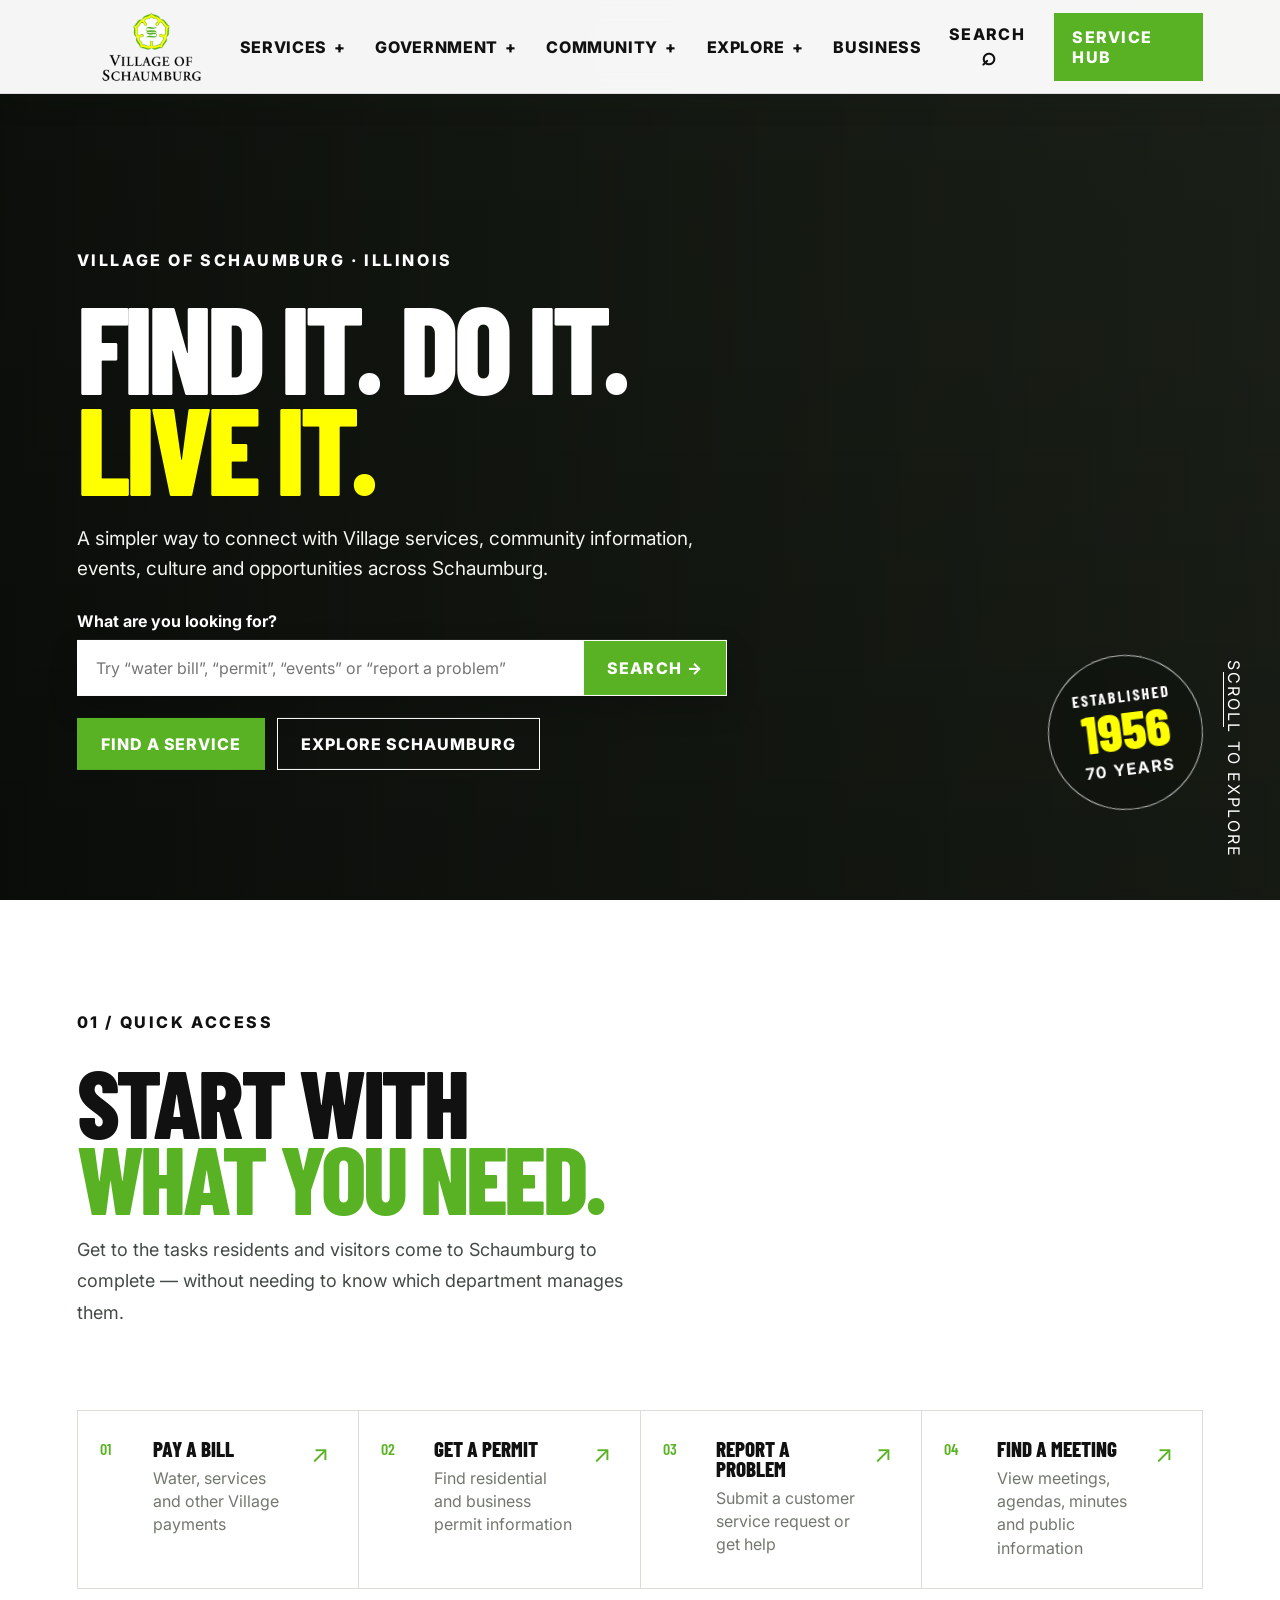
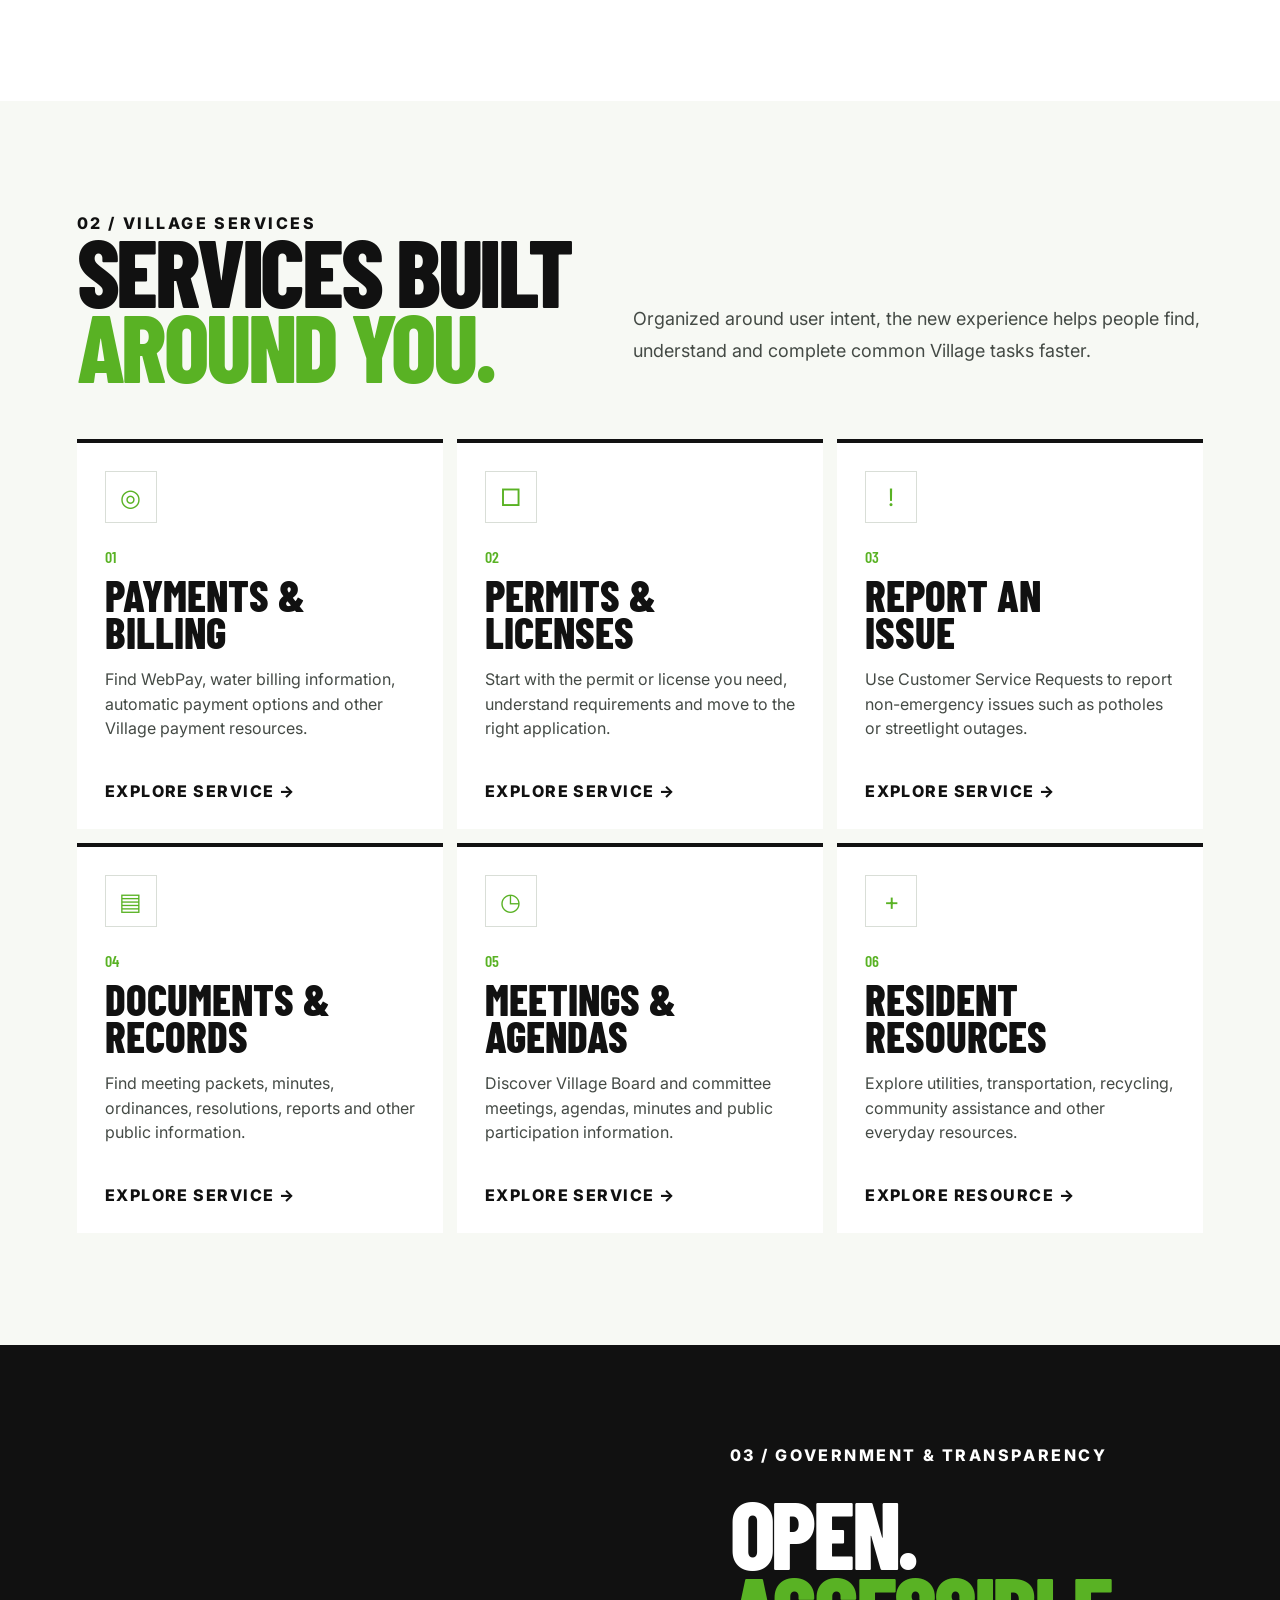
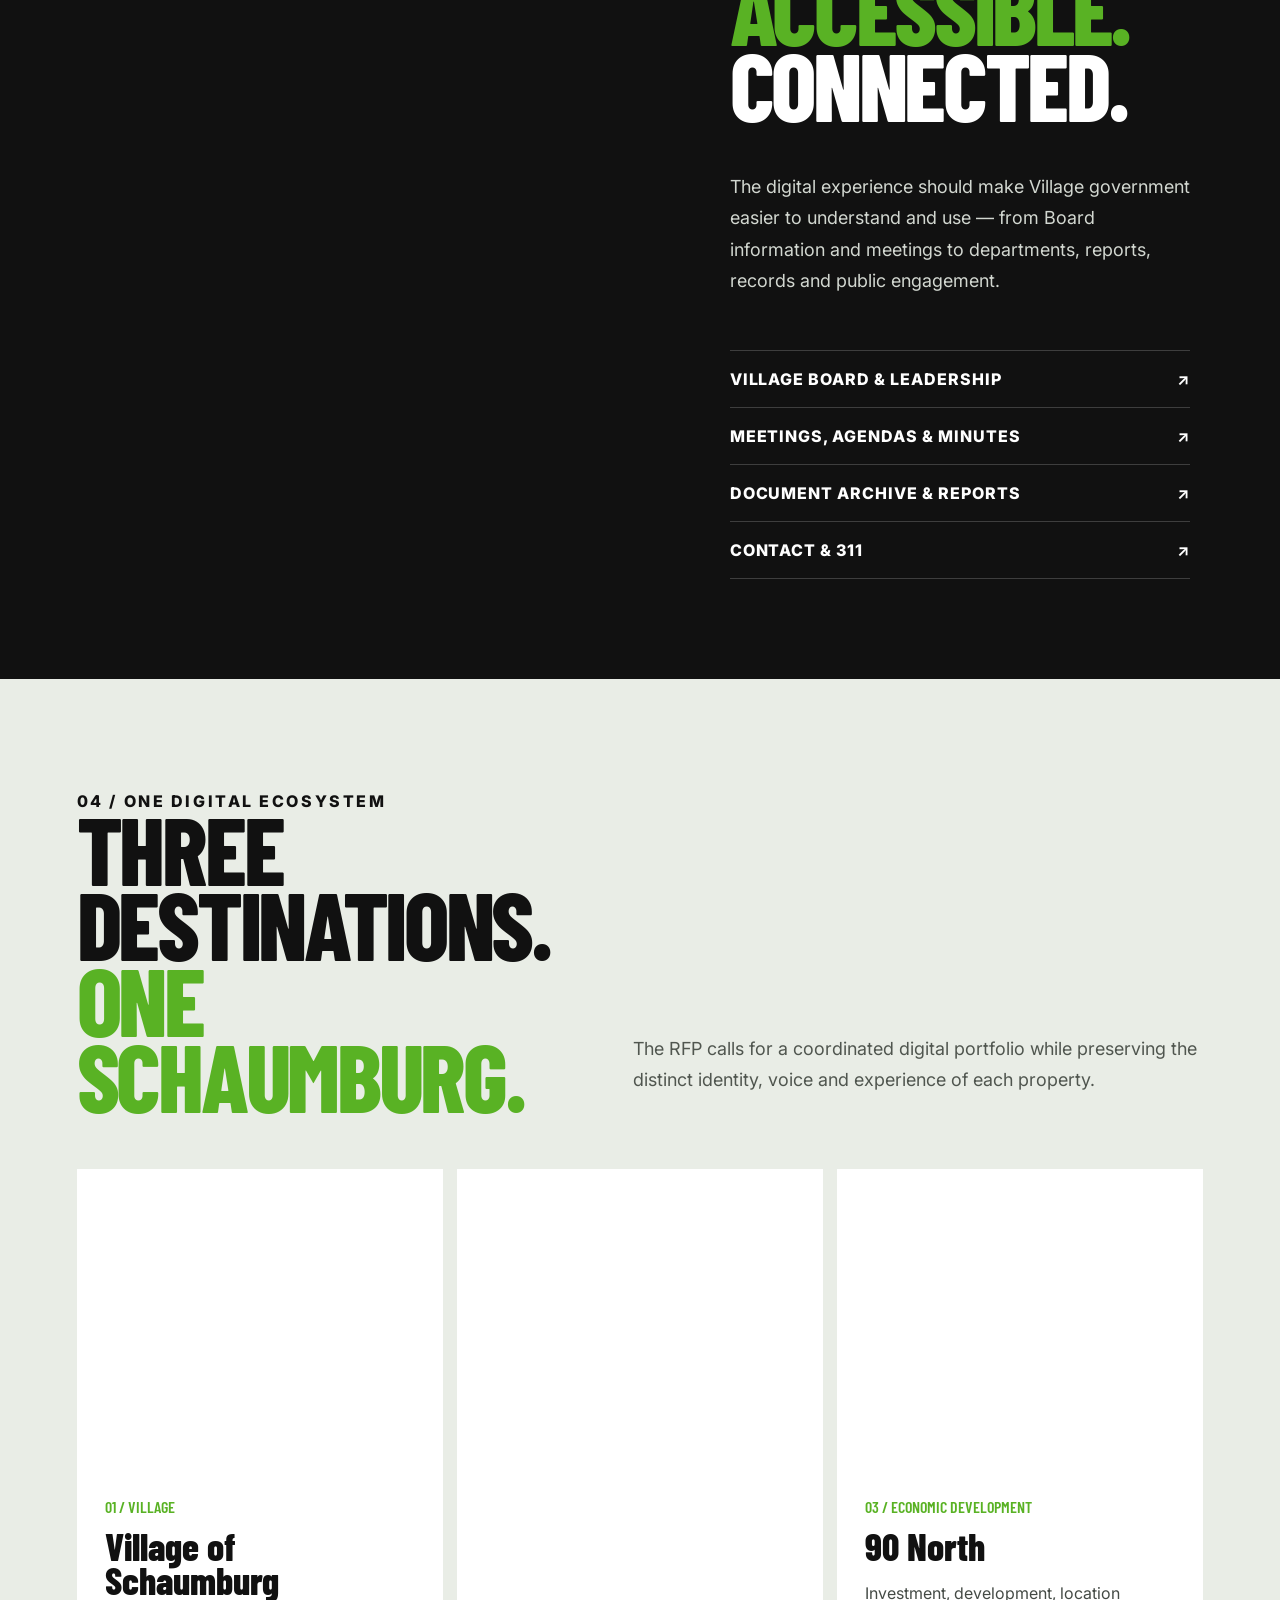
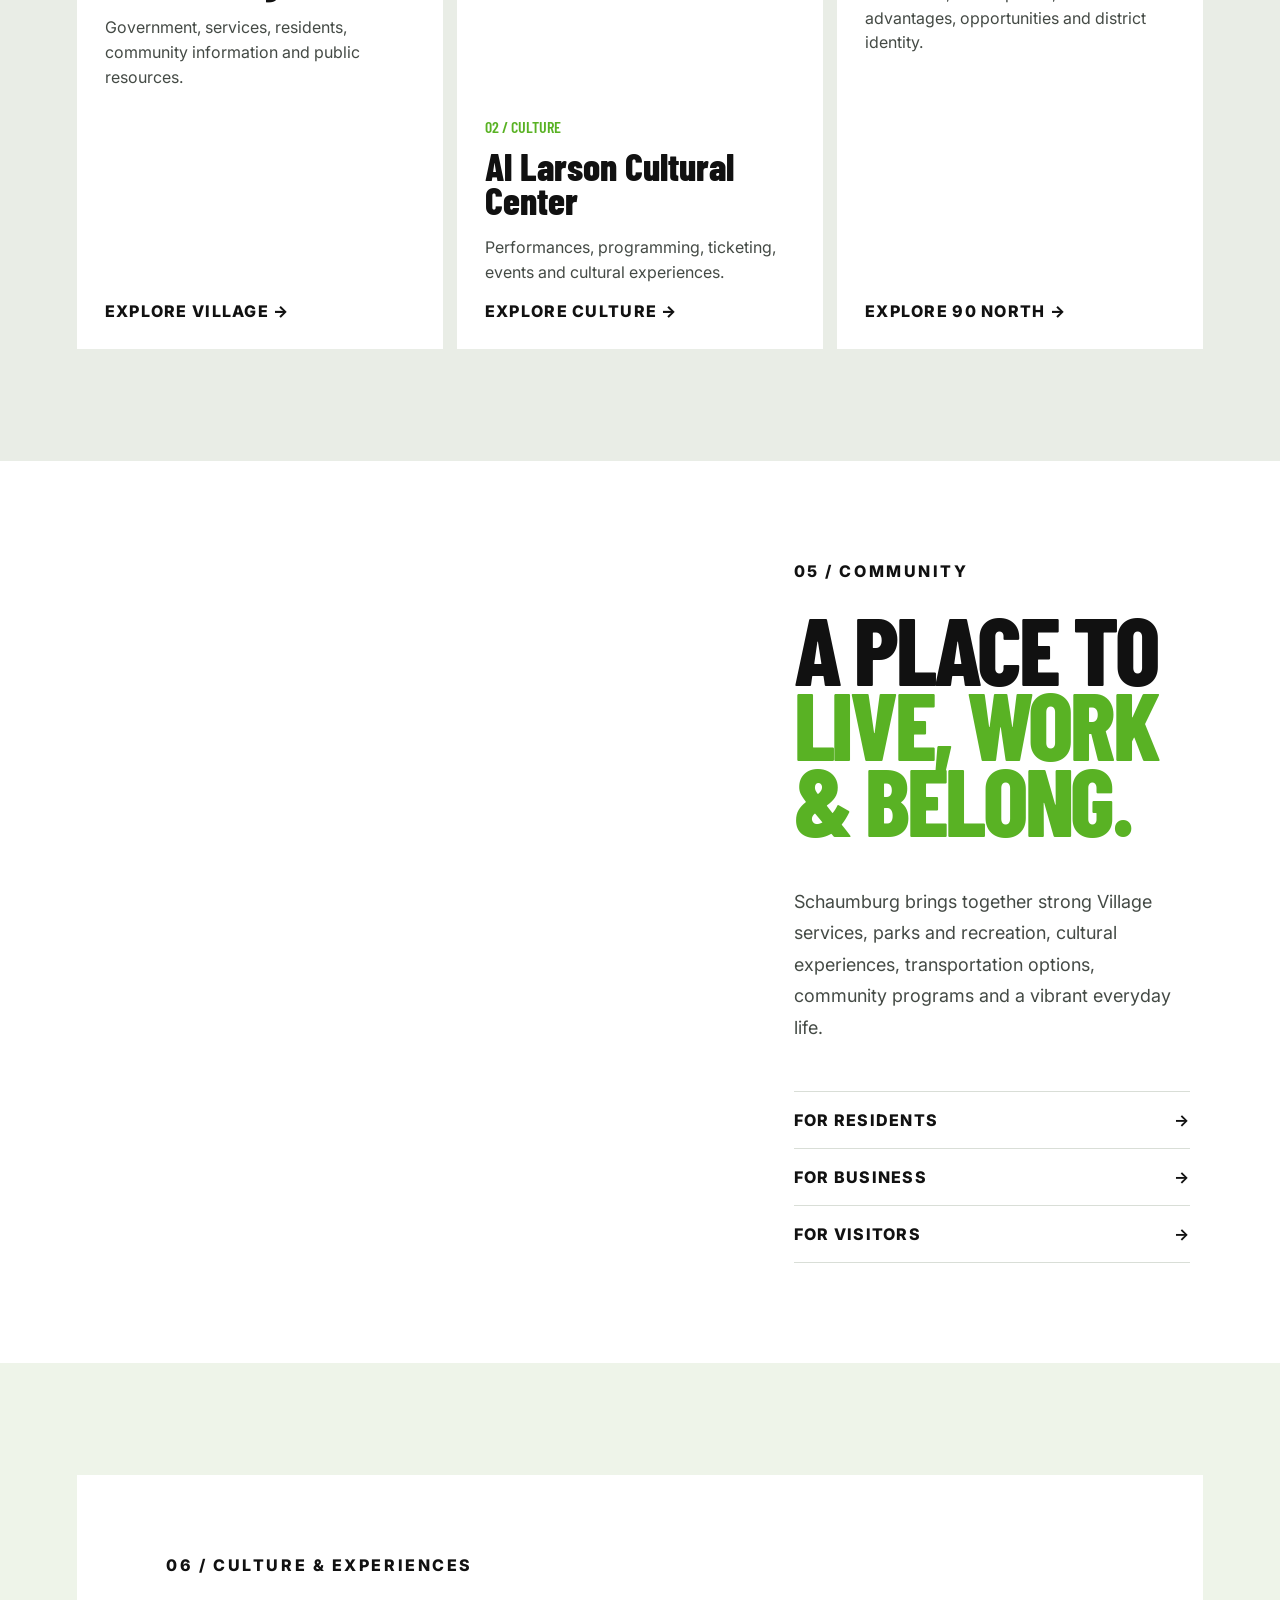
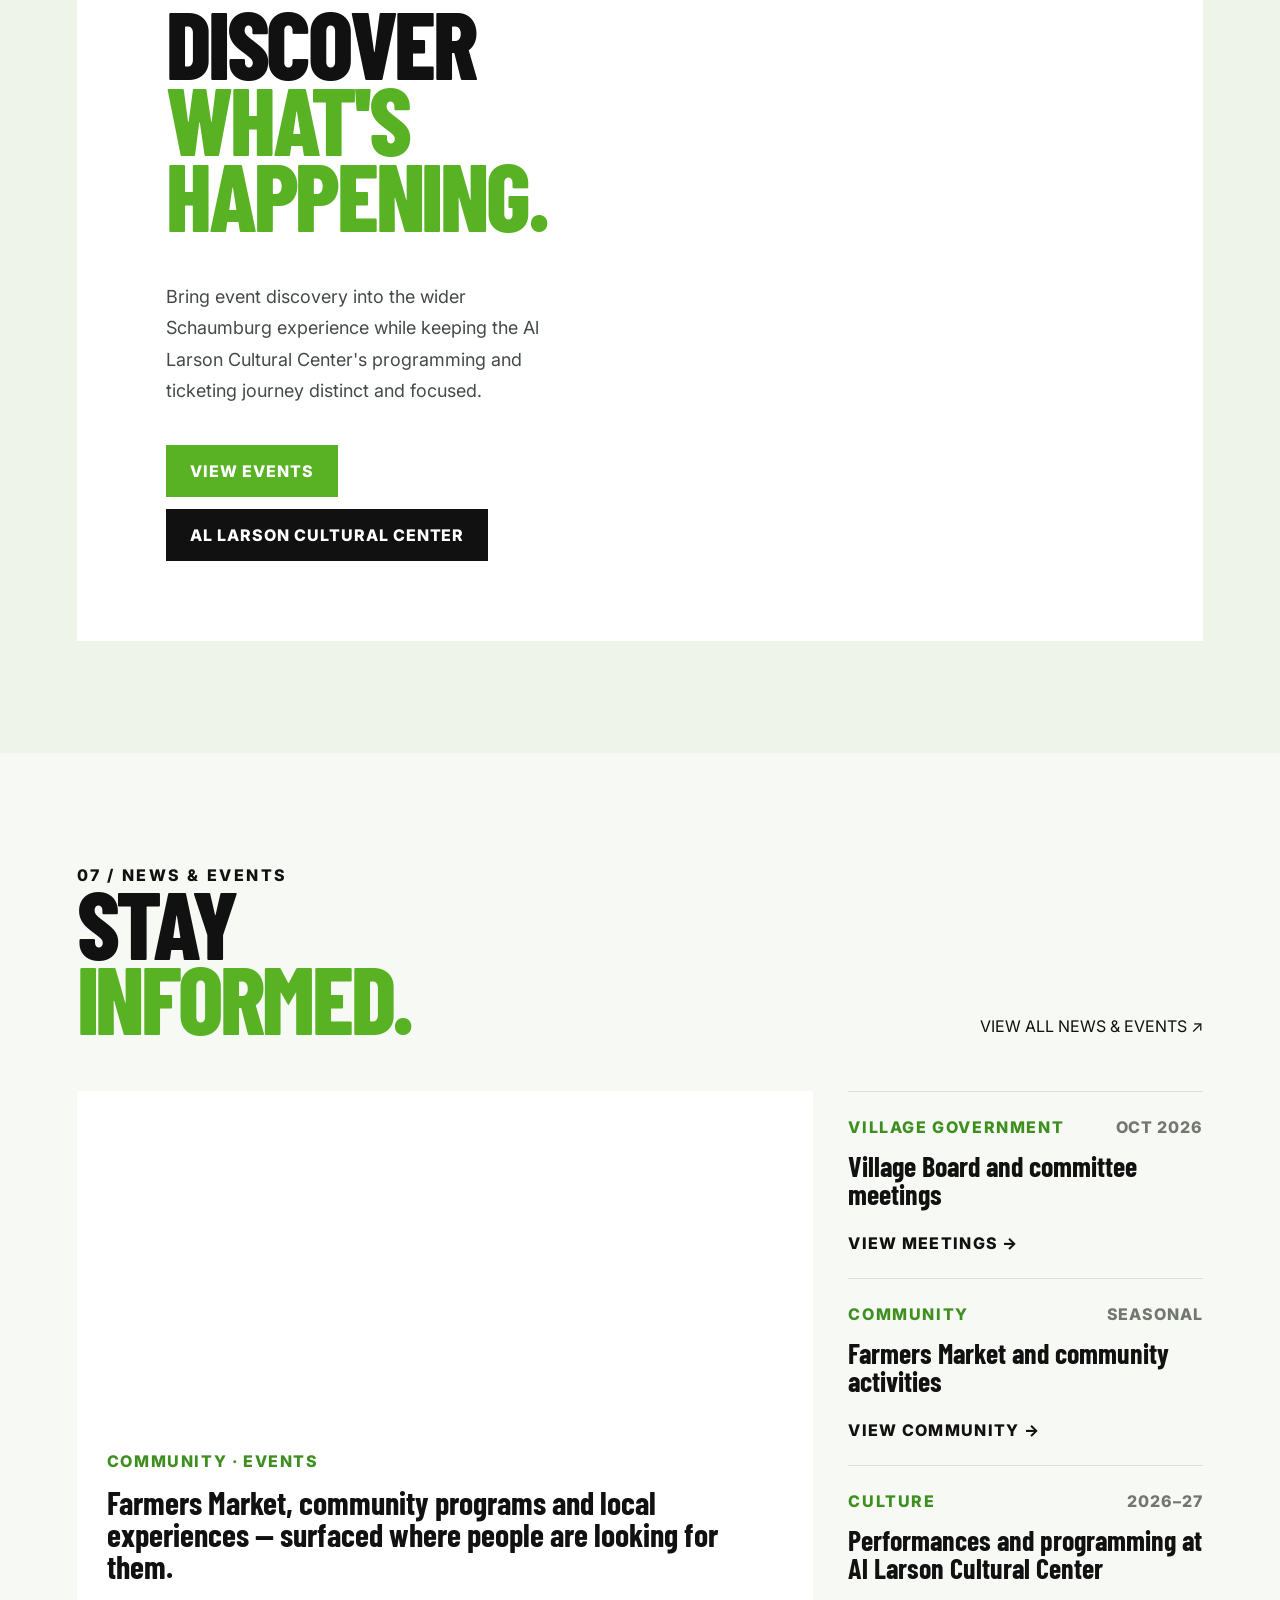
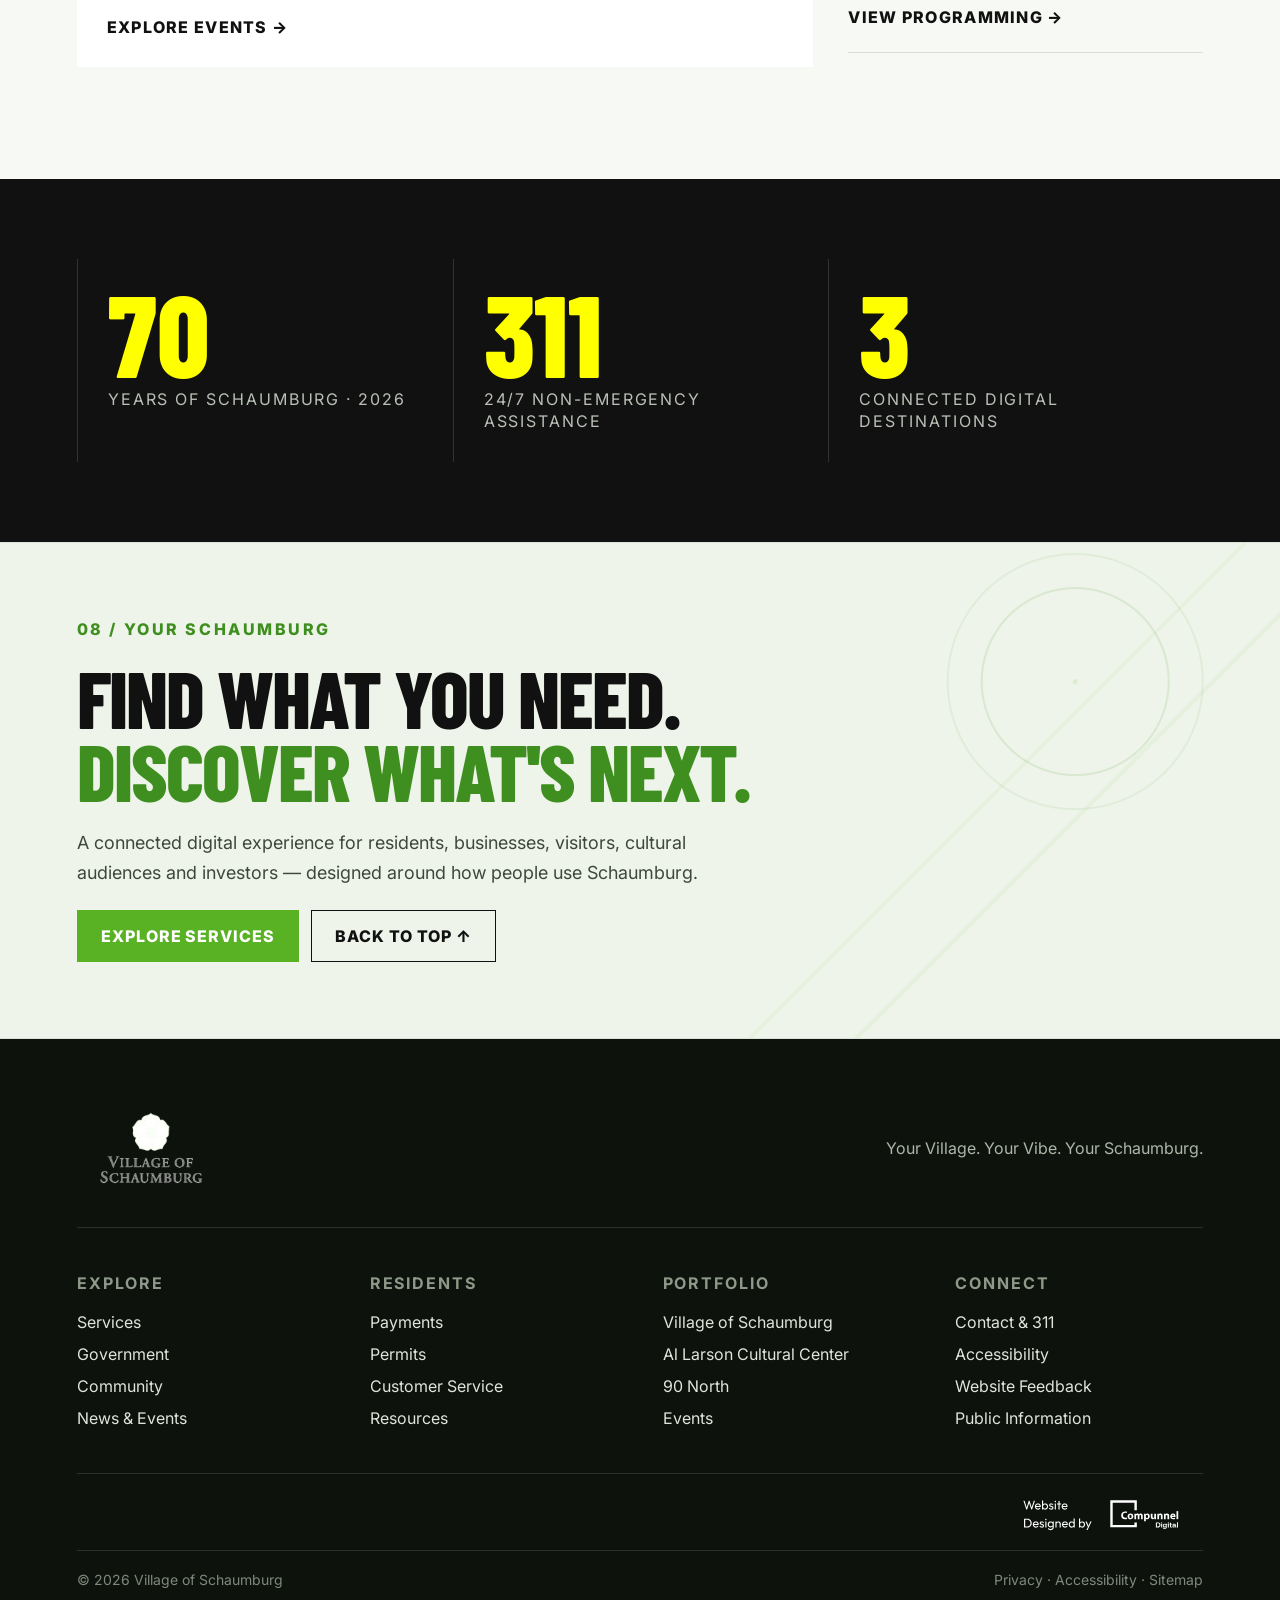
<file: index.html>
<!doctype html>
<html lang="en">
<head>
  <meta charset="utf-8">
  <meta name="viewport" content="width=device-width, initial-scale=1">
  <meta name="description" content="Website concept for the Village of Schaumburg — services, government, community, culture and economic development.">
  <title>Village of Schaumburg | Your Village. Your Vibe.</title>
  <link rel="preconnect" href="https://fonts.googleapis.com">
  <link rel="preconnect" href="https://fonts.gstatic.com" crossorigin>
  <link href="https://fonts.googleapis.com/css2?family=Barlow+Condensed:wght@500;600;700;800&family=Inter:wght@400;500;600;700;800&display=swap" rel="stylesheet">
  <link rel="stylesheet" href="css/style.css">
</head>
<body>
<header class="site-header" id="header">
  <a class="brand" href="index.html" aria-label="Village of Schaumburg home">
    <img src="assets/images/schaumburg-logo.png" alt="Village of Schaumburg">
  </a>

  <nav class="desktop-nav" aria-label="Main navigation">
    <div class="nav-item"><a class="nav-main-link" href="services.html">SERVICES <span>+</span></a>
      <div class="mega">
        <a href="#services">Pay &amp; Bills</a><a href="services.html">Permits &amp; Licenses</a><a href="#services">Report an Issue</a><a href="#services">Online Services</a>
      </div>
    </div>
    <div class="nav-item"><a class="nav-main-link" href="#government">GOVERNMENT <span>+</span></a>
      <div class="mega">
        <a href="#government">Village Board</a><a href="#government">Meetings &amp; Agendas</a><a href="#government">Departments</a><a href="#government">Transparency</a>
      </div>
    </div>
    <div class="nav-item"><a class="nav-main-link" href="#community">COMMUNITY <span>+</span></a>
      <div class="mega">
        <a href="#community">Residents</a><a href="#community">Parks &amp; Recreation</a><a href="#community">Resources</a><a href="#community">New Residents</a>
      </div>
    </div>
    <div class="nav-item"><a class="nav-main-link" href="#portfolio">EXPLORE <span>+</span></a>
      <div class="mega">
        <a href="#portfolio">Al Larson Cultural Center</a><a href="#portfolio">90 North</a><a href="#portfolio">Events</a><a href="#portfolio">Places to Explore</a>
      </div>
    </div>
    <div class="nav-item"><a class="nav-main-link" href="#business">BUSINESS</a></div>
  </nav>

  <div class="header-actions">
    <button class="search-trigger" id="searchTrigger" aria-label="Open site search">SEARCH <span>⌕</span></button>
    <a class="header-cta" href="services.html">SERVICE HUB</a>
    <button class="menu-btn" id="menuBtn" aria-label="Open menu" aria-expanded="false"><i></i><i></i><i></i></button>
  </div>
</header>

<div class="search-panel" id="searchPanel" aria-hidden="true">
  <div class="search-inner">
    <button class="search-close" id="searchClose" aria-label="Close search">×</button>
    <p class="eyebrow">VILLAGE OF SCHAUMBURG INFORMATION SEARCH</p>
    <h2>What can we<br><span>help you find?</span></h2>
    <form id="searchForm">
      <label class="sr-only" for="siteSearch">Search Schaumburg</label>
      <input id="siteSearch" type="search" placeholder="Search services, documents, meetings, events…" autocomplete="off">
      <button type="submit">SEARCH →</button>
    </form>
    <p class="search-note">Search across Village information, services, documents, events and news.</p>
    <div id="searchResult" class="search-result" aria-live="polite"></div>
  </div>
</div>

<main id="top">

<section class="hero">
  <div class="hero-image"></div>
  <div class="hero-overlay"></div>
  <div class="hero-content">
    <p class="eyebrow">VILLAGE OF SCHAUMBURG · ILLINOIS</p>
    <h1>FIND IT. DO IT.<br><em>LIVE IT.</em></h1>
    <p class="hero-copy">A simpler way to connect with Village services, community information, events, culture and opportunities across Schaumburg.</p>
    <div class="hero-search">
      <label for="heroSearch">What are you looking for?</label>
      <div class="hero-search-box">
        <input id="heroSearch" type="search" placeholder="Try “water bill”, “permit”, “events” or “report a problem”">
        <button id="heroSearchBtn" type="button">SEARCH →</button>
      </div>
    </div>
    <div class="hero-buttons">
      <a class="btn btn-green" href="services.html">FIND A SERVICE</a>
      <a class="btn btn-light" href="#portfolio">EXPLORE SCHAUMBURG</a>
    </div>
  </div>
  <div class="hero-badge"><span>ESTABLISHED</span><b>1956</b><small>70 YEARS</small></div>
  <div class="hero-scroll">SCROLL TO EXPLORE <span></span></div>
</section>

<section class="quick section" id="quick">
  <div class="section-kicker">01 / QUICK ACCESS</div>
  <div class="quick-head">
    <div>
      <h2>Start with<br><span>what you need.</span></h2>
      <p>Get to the tasks residents and visitors come to Schaumburg to complete — without needing to know which department manages them.</p>
    </div>
    <div class="quick-image" role="img" aria-label="Schaumburg community and municipal setting"></div>
  </div>
  <div class="quick-grid">
    <a href="services.html" class="quick-card"><span>01</span><div><b>PAY A BILL</b><small>Water, services and other Village payments</small></div><i>↗</i></a>
    <a href="services.html" class="quick-card"><span>02</span><div><b>GET A PERMIT</b><small>Find residential and business permit information</small></div><i>↗</i></a>
    <a href="services.html" class="quick-card"><span>03</span><div><b>REPORT A PROBLEM</b><small>Submit a customer service request or get help</small></div><i>↗</i></a>
    <a href="#government" class="quick-card"><span>04</span><div><b>FIND A MEETING</b><small>View meetings, agendas, minutes and public information</small></div><i>↗</i></a>
  </div>
</section>

<section class="services section" id="services">
  <div class="section-head">
    <div><div class="section-kicker">02 / VILLAGE SERVICES</div><h2>Services built<br><span>around you.</span></h2></div>
    <p>Organized around user intent, the new experience helps people find, understand and complete common Village tasks faster.</p>
  </div>
  <div class="service-grid">
    <article class="service-card featured"><div class="service-icon">◎</div><div><span>01</span><h3>PAYMENTS &amp;<br>BILLING</h3><p>Find WebPay, water billing information, automatic payment options and other Village payment resources.</p></div><a href="services.html">EXPLORE SERVICE →</a></article>
    <article class="service-card"><div class="service-icon">□</div><div><span>02</span><h3>PERMITS &amp;<br>LICENSES</h3><p>Start with the permit or license you need, understand requirements and move to the right application.</p></div><a href="services.html">EXPLORE SERVICE →</a></article>
    <article class="service-card"><div class="service-icon">!</div><div><span>03</span><h3>REPORT AN<br>ISSUE</h3><p>Use Customer Service Requests to report non-emergency issues such as potholes or streetlight outages.</p></div><a href="services.html">EXPLORE SERVICE →</a></article>
    <article class="service-card"><div class="service-icon">▤</div><div><span>04</span><h3>DOCUMENTS &amp;<br>RECORDS</h3><p>Find meeting packets, minutes, ordinances, resolutions, reports and other public information.</p></div><a href="services.html">EXPLORE SERVICE →</a></article>
    <article class="service-card"><div class="service-icon">◷</div><div><span>05</span><h3>MEETINGS &amp;<br>AGENDAS</h3><p>Discover Village Board and committee meetings, agendas, minutes and public participation information.</p></div><a href="services.html">EXPLORE SERVICE →</a></article>
    <article class="service-card"><div class="service-icon">+</div><div><span>06</span><h3>RESIDENT<br>RESOURCES</h3><p>Explore utilities, transportation, recycling, community assistance and other everyday resources.</p></div><a href="#community">EXPLORE RESOURCE →</a></article>
  </div>
</section>

<section class="split-feature" id="government">
  <div class="split-image government-image"></div>
  <div class="split-copy">
    <div class="section-kicker">03 / GOVERNMENT &amp; TRANSPARENCY</div>
    <h2>Open.<br><span>Accessible.</span><br>Connected.</h2>
    <p>The digital experience should make Village government easier to understand and use — from Board information and meetings to departments, reports, records and public engagement.</p>
    <div class="feature-links">
      <a href="#government">VILLAGE BOARD &amp; LEADERSHIP <b>↗</b></a>
      <a href="#government">MEETINGS, AGENDAS &amp; MINUTES <b>↗</b></a>
      <a href="#government">DOCUMENT ARCHIVE &amp; REPORTS <b>↗</b></a>
      <a href="#government">CONTACT &amp; 311 <b>↗</b></a>
    </div>
  </div>
</section>

<section class="portfolio section" id="portfolio">
  <div class="section-head dark-head">
    <div><div class="section-kicker">04 / ONE DIGITAL ECOSYSTEM</div><h2>Three destinations.<br><span>One Schaumburg.</span></h2></div>
    <p>The RFP calls for a coordinated digital portfolio while preserving the distinct identity, voice and experience of each property.</p>
  </div>
  <div class="portfolio-grid">
    <article class="portfolio-card">
      <div class="portfolio-image village-image"></div>
      <div class="portfolio-body"><span>01 / VILLAGE</span><h3>Village of Schaumburg</h3><p>Government, services, residents, community information and public resources.</p><a href="#services">EXPLORE VILLAGE →</a></div>
    </article>
    <article class="portfolio-card">
      <div class="portfolio-image culture-image"></div>
      <div class="portfolio-body"><span>02 / CULTURE</span><h3>Al Larson Cultural Center</h3><p>Performances, programming, ticketing, events and cultural experiences.</p><a href="#culture">EXPLORE CULTURE →</a></div>
    </article>
    <article class="portfolio-card" id="business">
      <div class="portfolio-image business-image"></div>
      <div class="portfolio-body"><span>03 / ECONOMIC DEVELOPMENT</span><h3>90 North</h3><p>Investment, development, location advantages, opportunities and district identity.</p><a href="#business">EXPLORE 90 NORTH →</a></div>
    </article>
  </div>
</section>

<section class="community section" id="community">
  <div class="community-image"></div>
  <div class="community-copy">
    <div class="section-kicker">05 / COMMUNITY</div>
    <h2>A place to<br><span>live, work &amp; belong.</span></h2>
    <p>Schaumburg brings together strong Village services, parks and recreation, cultural experiences, transportation options, community programs and a vibrant everyday life.</p>
    <div class="audience-links">
      <a href="#community">FOR RESIDENTS <b>→</b></a>
      <a href="#business">FOR BUSINESS <b>→</b></a>
      <a href="#portfolio">FOR VISITORS <b>→</b></a>
    </div>
  </div>
</section>

<section class="culture section" id="culture">
  <div class="culture-grid">
    <div class="culture-copy">
      <div class="section-kicker">06 / CULTURE &amp; EXPERIENCES</div>
      <h2>Discover<br><span>what's happening.</span></h2>
      <p>Bring event discovery into the wider Schaumburg experience while keeping the Al Larson Cultural Center's programming and ticketing journey distinct and focused.</p>
      <div class="culture-actions">
        <a class="btn btn-green" href="#news">VIEW EVENTS</a>
        <a class="btn btn-dark" href="#portfolio">AL LARSON CULTURAL CENTER</a>
      </div>
    </div>
    <div class="culture-image"></div>
  </div>
</section>

<section class="news section" id="news">
  <div class="section-head">
    <div><div class="section-kicker">07 / NEWS &amp; EVENTS</div><h2>Stay<br><span>informed.</span></h2></div>
    <a class="text-link" href="#news">VIEW ALL NEWS &amp; EVENTS ↗</a>
  </div>
  <div class="news-grid">
    <article class="news-card main-news"><div class="news-image festival"></div><div class="news-body"><span>COMMUNITY · EVENTS</span><h3>Farmers Market, community programs and local experiences — surfaced where people are looking for them.</h3><a href="#news">EXPLORE EVENTS →</a></div></article>
    <div class="event-list">
      <article><span>VILLAGE GOVERNMENT</span><time>OCT 2026</time><h3>Village Board and committee meetings</h3><a href="#government">VIEW MEETINGS →</a></article>
      <article><span>COMMUNITY</span><time>SEASONAL</time><h3>Farmers Market and community activities</h3><a href="#community">VIEW COMMUNITY →</a></article>
      <article><span>CULTURE</span><time>2026–27</time><h3>Performances and programming at Al Larson Cultural Center</h3><a href="#culture">VIEW PROGRAMMING →</a></article>
    </div>
  </div>
</section>

<section class="numbers section">
  <div class="number-block"><strong>70</strong><span>YEARS OF SCHAUMBURG · 2026</span></div>
  <div class="number-block"><strong>311</strong><span>24/7 NON-EMERGENCY ASSISTANCE</span></div>
  <div class="number-block"><strong>3</strong><span>CONNECTED DIGITAL DESTINATIONS</span></div>
</section>

<section class="cta">
  <div class="cta-image"></div><div class="cta-overlay"></div>
  <div class="cta-content">
    <div class="section-kicker">08 / YOUR SCHAUMBURG</div>
    <h2>Find what you need.<br><em>Discover what's next.</em></h2>
    <p>A connected digital experience for residents, businesses, visitors, cultural audiences and investors — designed around how people use Schaumburg.</p>
    <div class="hero-buttons">
      <a class="btn btn-green" href="services.html">EXPLORE SERVICES</a>
      <a class="btn btn-outline" href="#top">BACK TO TOP ↑</a>
    </div>
  </div>
</section>

</main>

<footer>
  <div class="footer-top">
    <a class="brand footer-brand" href="index.html" aria-label="Village of Schaumburg home"><img src="assets/images/schaumburg-footer-logo.png" alt="Village of Schaumburg"></a>
    <p>Your Village. Your Vibe. Your Schaumburg.</p>
  </div>
  <div class="footer-links">
    <div><b>EXPLORE</b><a href="services.html">Services</a><a href="#government">Government</a><a href="#community">Community</a><a href="#news">News &amp; Events</a></div>
    <div><b>RESIDENTS</b><a href="services.html">Payments</a><a href="services.html">Permits</a><a href="services.html">Customer Service</a><a href="#community">Resources</a></div>
    <div><b>PORTFOLIO</b><a href="#portfolio">Village of Schaumburg</a><a href="#culture">Al Larson Cultural Center</a><a href="#business">90 North</a><a href="#news">Events</a></div>
    <div><b>CONNECT</b><a href="#government">Contact &amp; 311</a><a href="#government">Accessibility</a><a href="#government">Website Feedback</a><a href="#government">Public Information</a></div>
  </div>
  <div class="footer-credit" aria-label="Compunnel website">
    <a href="https://www.compunnel.com/" target="_blank" rel="noopener noreferrer" aria-label="Compunnel website">
      <img src="assets/images/compunnel-logo.svg" alt="Compunnel">
    </a>
  </div>
  <div class="footer-bottom"><span>© 2026 Village of Schaumburg</span><span>Privacy · Accessibility · Sitemap</span></div>
</footer>

<script src="js/main.js"></script>
</body>
</html>
</file>
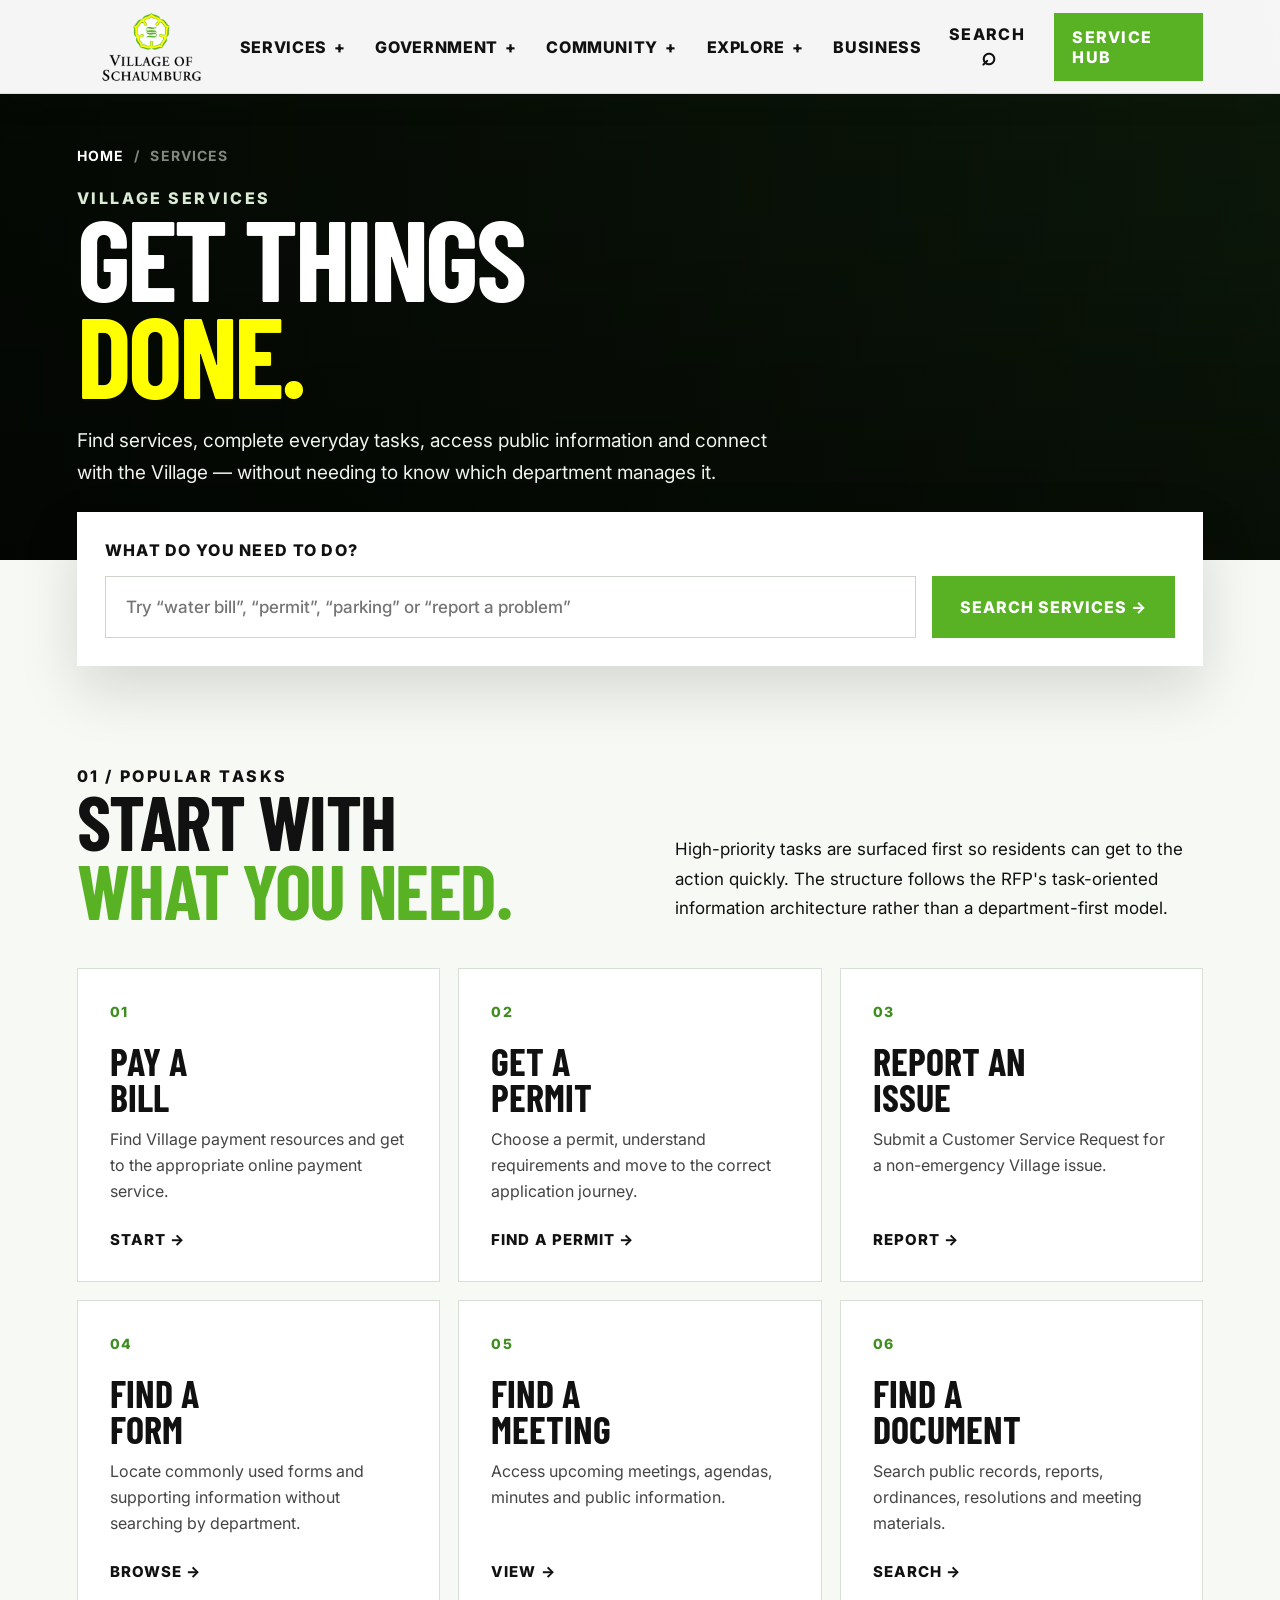
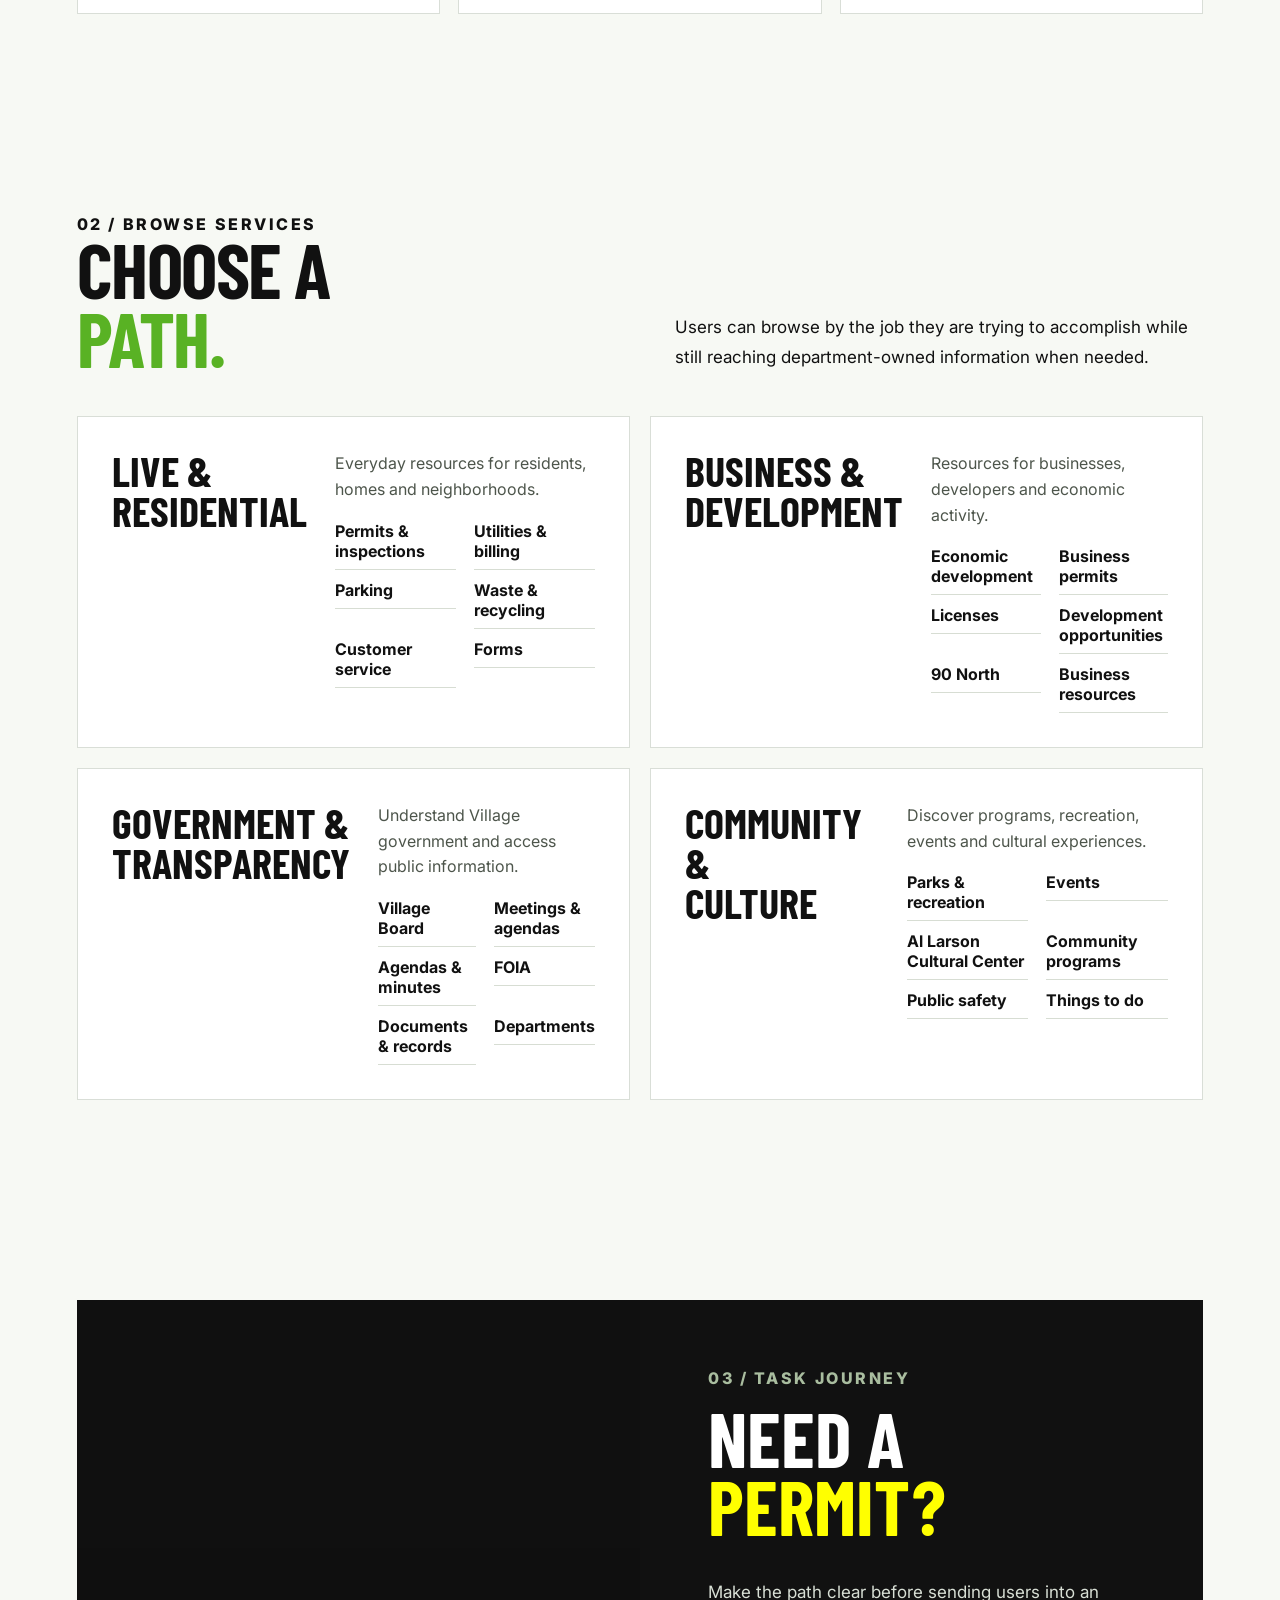
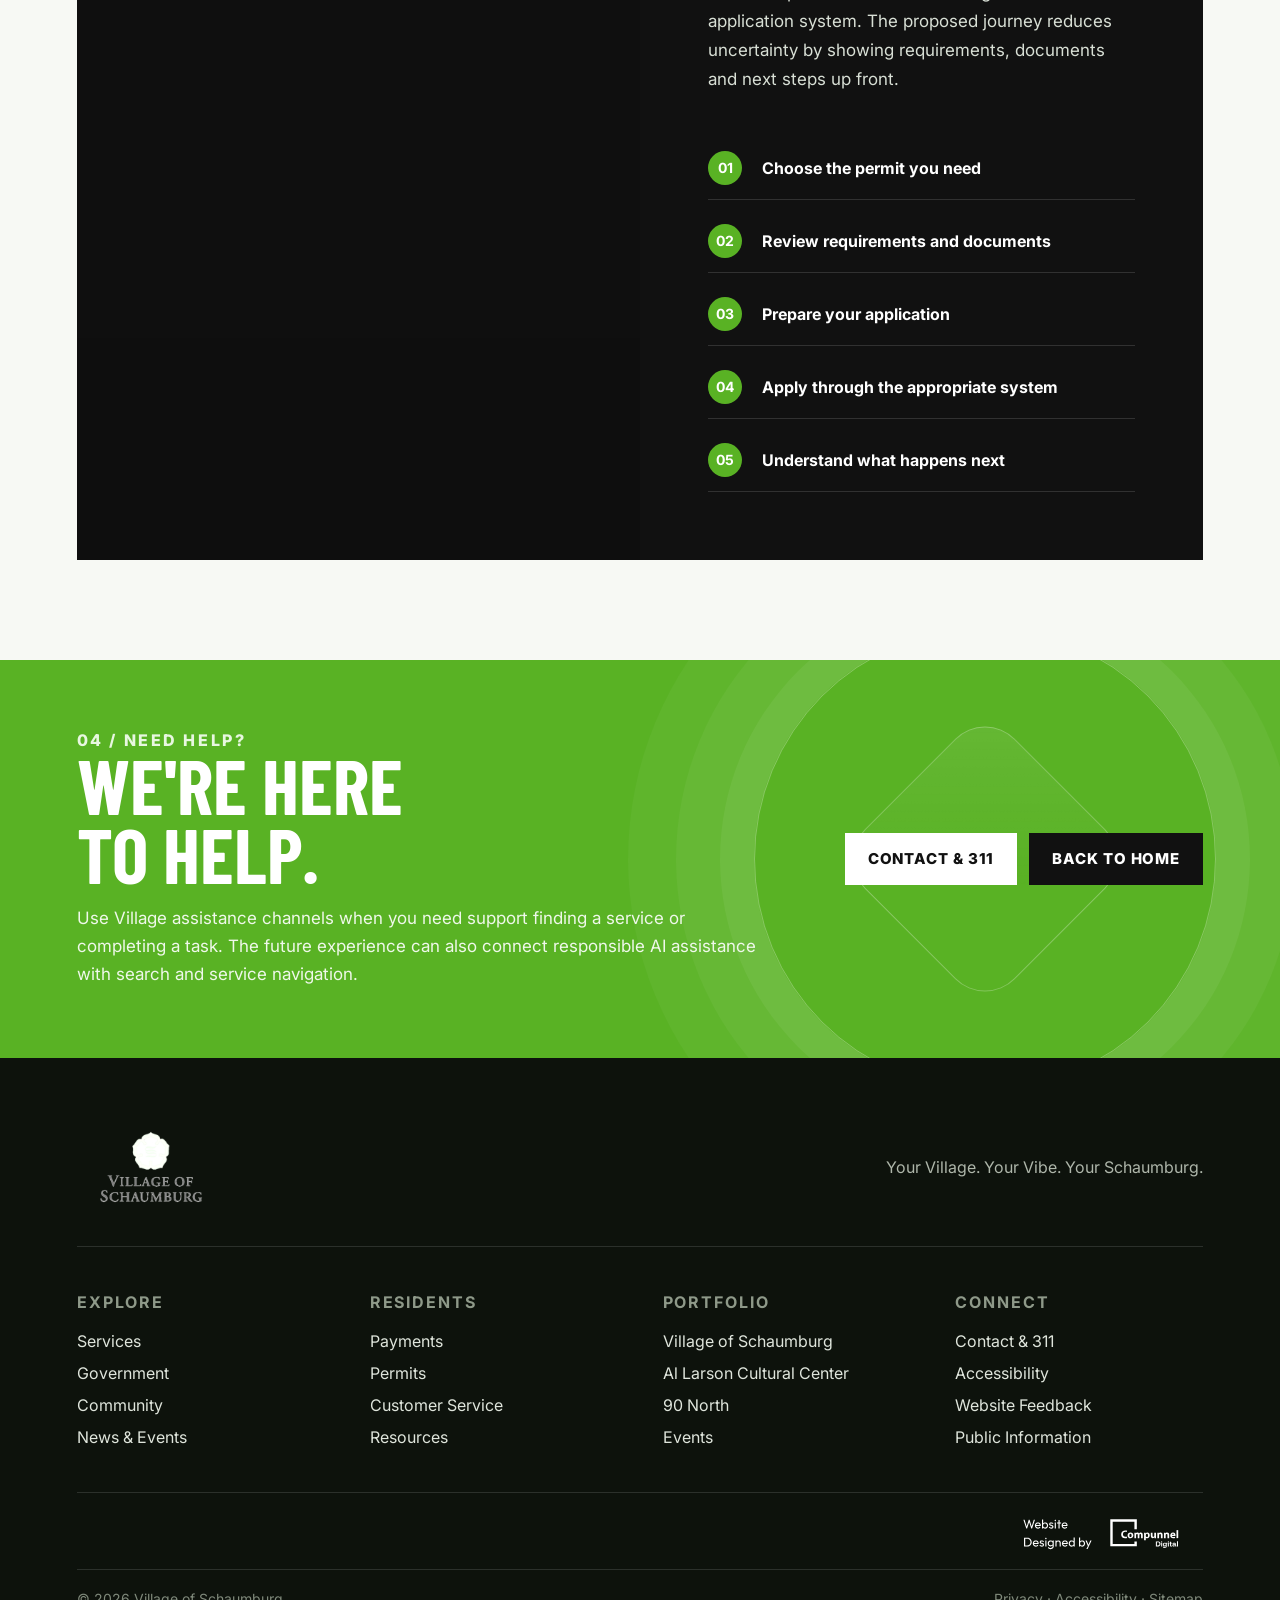
<file: services.html>
<!doctype html>
<html lang="en">
<head>
  <meta charset="utf-8">
  <meta name="viewport" content="width=device-width, initial-scale=1">
  <meta name="description" content="Village of Schaumburg services — find permits, payments, requests, documents, meetings and everyday resources.">
  <title>Services | Village of Schaumburg</title>
  <link rel="preconnect" href="https://fonts.googleapis.com">
  <link rel="preconnect" href="https://fonts.gstatic.com" crossorigin>
  <link href="https://fonts.googleapis.com/css2?family=Barlow+Condensed:wght@500;600;700;800&family=Inter:wght@400;500;600;700;800&display=swap" rel="stylesheet">
  <link rel="stylesheet" href="css/style.css">
  <style>
    :root{--green:#59B224;--deep-green:#3F8F20;--yellow:#FFFF00;--black:#111111;--soft:#F7F9F4;--line:#D9DED7}
    .page-hero{position:relative;min-height:560px;display:grid;align-items:end;overflow:hidden;background:#10200d;color:#fff;padding:130px 6vw 72px}
    .page-hero-bg{position:absolute;inset:0;background:linear-gradient(90deg,rgba(0,0,0,.70) 0%,rgba(0,0,0,.48) 48%,rgba(0,0,0,.18) 100%),linear-gradient(0deg,rgba(0,0,0,.48) 0%,rgba(0,0,0,.18) 58%,rgba(0,0,0,.08) 100%),url('https://imengine.public.prod.pdh.navigacloud.com/?function=original&type=preview&uuid=6642bbe7-995d-5401-ad18-b707edee607c') center/cover no-repeat;transform:scale(1.02)}
    .page-hero-content{position:relative;z-index:1;max-width:900px}
    .breadcrumb{display:flex;gap:10px;align-items:center;font-size:14px;font-weight:700;letter-spacing:.08em;text-transform:uppercase;margin-bottom:24px;color:#e7f1e2}
    .breadcrumb a{color:#fff;text-decoration:none}.breadcrumb span{opacity:.55}
    .page-hero h1{font-family:'Barlow Condensed',sans-serif;font-size:clamp(64px,9vw,132px);line-height:.84;text-transform:uppercase;margin:0 0 24px;letter-spacing:-.03em}
    .page-hero h1 span{color:var(--yellow)}
    .page-hero p{max-width:690px;font-size:19px;line-height:1.65;color:#eef3eb;margin:0}
    .service-search-wrap{margin-top:-48px;position:relative;z-index:4;padding:0 6vw}
    .service-search{background:#fff;box-shadow:0 24px 60px rgba(17,17,17,.14);padding:28px;display:grid;grid-template-columns:1fr auto;gap:16px;align-items:end}
    .service-search label{grid-column:1/-1;font-size:16px;font-weight:800;letter-spacing:.08em;text-transform:uppercase}
    .service-search input{height:62px;border:1px solid #cdd4ca;padding:0 20px;font:500 17px Inter,sans-serif;outline:none}
    .service-search input:focus{border-color:var(--green);box-shadow:0 0 0 3px rgba(89,178,36,.15)}
    .service-search button{height:62px;padding:0 28px;border:0;background:var(--green);color:#fff;font:800 16px Inter,sans-serif;letter-spacing:.06em;cursor:pointer}
    .service-search button:hover{background:var(--deep-green)}
    .service-results{display:none;grid-column:1/-1;padding:16px 18px;background:var(--soft);border-left:4px solid var(--green);font-size:16px;line-height:1.55}
    .service-results.show{display:block}
    .service-section{padding:100px 6vw}
    .service-section.alt{background:var(--soft)}
    .service-intro{display:grid;grid-template-columns:1fr 1fr;gap:70px;align-items:end;margin-bottom:44px}
    .service-intro h2{font-family:'Barlow Condensed',sans-serif;font-size:clamp(52px,6vw,86px);line-height:.9;text-transform:uppercase;margin:0;letter-spacing:-.02em}
    .service-intro h2 span{color:var(--green)}
    .service-intro p{font-size:17px;line-height:1.75;max-width:620px;margin:0}
    .service-card-grid{display:grid;grid-template-columns:repeat(3,1fr);gap:18px}
    .service-page-card{position:relative;min-height:280px;padding:32px;background:#fff;border:1px solid var(--line);display:flex;flex-direction:column;justify-content:space-between;transition:transform .25s,box-shadow .25s,border-color .25s}
    .service-page-card:hover{transform:translateY(-6px);box-shadow:0 20px 42px rgba(40,60,35,.11);border-color:var(--green)}
    .service-page-card .num{font-size:14px;font-weight:800;color:var(--deep-green);letter-spacing:.1em}
    .service-page-card h3{font-family:'Barlow Condensed',sans-serif;font-size:38px;line-height:.95;text-transform:uppercase;margin:22px 0 12px}
    .service-page-card p{font-size:16px;line-height:1.6;margin:0;color:#444}
    .service-page-card a{margin-top:26px;color:#111;font-size:15px;font-weight:800;letter-spacing:.07em;text-decoration:none}
    .service-page-card a:hover{color:var(--deep-green)}
    .category-grid{display:grid;grid-template-columns:repeat(2,1fr);gap:20px}
    .category{background:#fff;border:1px solid var(--line);padding:34px;display:grid;grid-template-columns:1fr 1.35fr;gap:28px}
    .category h3{font-family:'Barlow Condensed',sans-serif;font-size:42px;line-height:.95;text-transform:uppercase;margin:0}
    .category p{margin:0 0 18px;font-size:16px;line-height:1.6;color:#4d554b}
    .category ul{margin:0;padding:0;list-style:none;display:grid;grid-template-columns:1fr 1fr;gap:10px 18px}
    .category li a{font-size:16px;font-weight:700;color:#111;text-decoration:none;border-bottom:1px solid #d7ddd3;padding-bottom:8px;display:block}
    .category li a:hover{color:var(--green);border-color:var(--green)}
    .task-feature{display:grid;grid-template-columns:1fr 1fr;min-height:570px;background:#111;color:#fff;overflow:hidden}
    .task-image{background:linear-gradient(180deg,rgba(0,0,0,.05),rgba(0,0,0,.18)),url('https://il-photos.s3.us-east-2.amazonaws.com/MRD12199887/MRD12199887_0.jpg') center/cover no-repeat;min-height:570px}
    .task-copy{padding:68px;display:flex;flex-direction:column;justify-content:center}
    .task-copy .section-kicker{color:#a9bd9f}
    .task-copy h2{font-family:'Barlow Condensed',sans-serif;font-size:clamp(54px,6vw,88px);line-height:.88;text-transform:uppercase;margin:16px 0 22px}
    .task-copy h2 span{color:var(--yellow)}
    .task-copy p{font-size:17px;line-height:1.7;color:#d8dfd5;max-width:570px}
    .steps{margin:26px 0 0;padding:0;list-style:none;display:grid;gap:10px}
    .steps li{display:grid;grid-template-columns:42px 1fr;gap:12px;align-items:center;padding:14px 0;border-bottom:1px solid #ffffff22;font-size:16px;font-weight:700}
    .steps b{width:34px;height:34px;border-radius:50%;display:grid;place-items:center;background:var(--green);color:#fff;font-size:14px}
    .help{background:var(--green);color:#fff;display:grid;grid-template-columns:1.3fr .7fr;gap:40px;padding:70px 6vw;align-items:center;position:relative;isolation:isolate;overflow:hidden}.help::before{content:"";position:absolute;z-index:-1;width:460px;height:460px;right:5%;top:50%;transform:translateY(-50%);border:1px solid rgba(255,255,255,.28);border-radius:50%;box-shadow:0 0 0 34px rgba(255,255,255,.055),0 0 0 78px rgba(255,255,255,.045),0 0 0 126px rgba(255,255,255,.035);pointer-events:none}.help::after{content:"";position:absolute;z-index:-1;width:210px;height:210px;right:calc(5% + 125px);top:50%;transform:translateY(-50%) rotate(45deg);border:1px solid rgba(255,255,255,.25);border-radius:42px;background:linear-gradient(135deg,rgba(255,255,255,.08),transparent 60%);pointer-events:none}.help>div{position:relative;z-index:1}.help-actions{position:relative;z-index:1}
    .help h2{font-family:'Barlow Condensed',sans-serif;font-size:clamp(52px,6vw,82px);line-height:.9;text-transform:uppercase;margin:0 0 16px}
    .help p{font-size:17px;line-height:1.65;max-width:680px;margin:0;color:#eff8ea}
    .help-actions{display:flex;justify-content:flex-end;gap:12px;flex-wrap:wrap}
    .help .btn{display:inline-flex;align-items:center;justify-content:center;min-height:52px;padding:0 22px;text-decoration:none;font-weight:800;font-size:15px;letter-spacing:.06em}
    .help .btn-light{background:#fff;color:#111}.help .btn-dark{background:#111;color:#fff}
    @media(max-width:900px){.service-intro,.task-feature,.help{grid-template-columns:1fr}.service-card-grid{grid-template-columns:1fr 1fr}.category-grid{grid-template-columns:1fr}.task-image{min-height:360px}.task-copy{padding:48px 6vw}.help-actions{justify-content:flex-start}}
    @media(max-width:620px){.help::before{width:300px;height:300px;right:-115px;opacity:.8}.help::after{width:130px;height:130px;right:-15px}.page-hero{min-height:520px;padding-top:120px}.service-search{grid-template-columns:1fr;padding:20px}.service-search input,.service-search button{width:100%}.service-card-grid{grid-template-columns:1fr}.category{grid-template-columns:1fr}.category ul{grid-template-columns:1fr}.service-section{padding-top:70px;padding-bottom:70px}.page-hero h1{font-size:68px}}
  </style>
</head>
<body>
<header class="site-header" id="header">
  <a class="brand" href="index.html" aria-label="Village of Schaumburg home"><img src="assets/images/schaumburg-logo.png" alt="Village of Schaumburg"></a>
  <nav class="desktop-nav" aria-label="Main navigation">
    <div class="nav-item"><a class="nav-main-link" href="services.html">SERVICES <span>+</span></a><div class="mega"><a href="#popular">Popular Services</a><a href="#categories">Browse Services</a><a href="#permit">Permit Journey</a><a href="#help">Need Help?</a></div></div>
    <div class="nav-item"><a class="nav-main-link" href="index.html#government">GOVERNMENT <span>+</span></a><div class="mega"><a href="index.html#government">Village Board</a><a href="index.html#government">Meetings &amp; Agendas</a><a href="index.html#government">Departments</a><a href="index.html#government">Transparency</a></div></div>
    <div class="nav-item"><a class="nav-main-link" href="index.html#community">COMMUNITY <span>+</span></a><div class="mega"><a href="index.html#community">Residents</a><a href="index.html#community">Parks &amp; Recreation</a><a href="index.html#community">Resources</a><a href="index.html#community">New Residents</a></div></div>
    <div class="nav-item"><a class="nav-main-link" href="index.html#portfolio">EXPLORE <span>+</span></a><div class="mega"><a href="index.html#portfolio">Al Larson Cultural Center</a><a href="index.html#portfolio">90 North</a><a href="index.html#news">Events</a><a href="index.html#community">Places to Explore</a></div></div>
    <div class="nav-item"><a class="nav-main-link" href="index.html#business">BUSINESS</a></div>
  </nav>
  <div class="header-actions"><button class="search-trigger" id="searchTrigger" aria-label="Open site search">SEARCH <span>⌕</span></button><a class="header-cta" href="services.html">SERVICE HUB</a><button class="menu-btn" id="menuBtn" aria-label="Open menu" aria-expanded="false"><i></i><i></i><i></i></button></div>
</header>

<div class="search-panel" id="searchPanel" aria-hidden="true"><div class="search-inner"><button class="search-close" id="searchClose" aria-label="Close search">×</button><p class="eyebrow">VILLAGE OF SCHAUMBURG INFORMATION SEARCH</p><h2>What can we<br><span>help you find?</span></h2><form id="searchForm"><label class="sr-only" for="siteSearch">Search Schaumburg</label><input id="siteSearch" type="search" placeholder="Search services, documents, meetings, events…" autocomplete="off"><button type="submit">SEARCH →</button></form><p class="search-note">Search across Village information, services, documents, events and news.</p><div id="searchResult" class="search-result" aria-live="polite"></div></div></div>

<main id="top">
<section class="page-hero">
  <div class="page-hero-bg"></div>
  <div class="page-hero-content">
    <div class="breadcrumb"><a href="index.html">Home</a><span>/</span><span>Services</span></div>
    <div class="section-kicker" style="color:#dcebd5">VILLAGE SERVICES</div>
    <h1>Get things<br><span>done.</span></h1>
    <p>Find services, complete everyday tasks, access public information and connect with the Village — without needing to know which department manages it.</p>
  </div>
</section>

<section class="service-search-wrap" aria-label="Service search">
  <form class="service-search" id="serviceSearchForm">
    <label for="serviceSearch">What do you need to do?</label>
    <input id="serviceSearch" type="search" placeholder="Try “water bill”, “permit”, “parking” or “report a problem”">
    <button type="submit">SEARCH SERVICES →</button>
    <div id="serviceResults" class="service-results" aria-live="polite"></div>
  </form>
</section>

<section class="service-section" id="popular">
  <div class="service-intro"><div><div class="section-kicker">01 / POPULAR TASKS</div><h2>Start with<br><span>what you need.</span></h2></div><p>High-priority tasks are surfaced first so residents can get to the action quickly. The structure follows the RFP's task-oriented information architecture rather than a department-first model.</p></div>
  <div class="service-card-grid">
    <article class="service-page-card"><div><span class="num">01</span><h3>Pay a<br>Bill</h3><p>Find Village payment resources and get to the appropriate online payment service.</p></div><a href="#help">START →</a></article>
    <article class="service-page-card"><div><span class="num">02</span><h3>Get a<br>Permit</h3><p>Choose a permit, understand requirements and move to the correct application journey.</p></div><a href="#permit">FIND A PERMIT →</a></article>
    <article class="service-page-card"><div><span class="num">03</span><h3>Report an<br>Issue</h3><p>Submit a Customer Service Request for a non-emergency Village issue.</p></div><a href="#help">REPORT →</a></article>
    <article class="service-page-card"><div><span class="num">04</span><h3>Find a<br>Form</h3><p>Locate commonly used forms and supporting information without searching by department.</p></div><a href="#categories">BROWSE →</a></article>
    <article class="service-page-card"><div><span class="num">05</span><h3>Find a<br>Meeting</h3><p>Access upcoming meetings, agendas, minutes and public information.</p></div><a href="index.html#government">VIEW →</a></article>
    <article class="service-page-card"><div><span class="num">06</span><h3>Find a<br>Document</h3><p>Search public records, reports, ordinances, resolutions and meeting materials.</p></div><a href="index.html#government">SEARCH →</a></article>
  </div>
</section>

<section class="service-section alt" id="categories">
  <div class="service-intro"><div><div class="section-kicker">02 / BROWSE SERVICES</div><h2>Choose a<br><span>path.</span></h2></div><p>Users can browse by the job they are trying to accomplish while still reaching department-owned information when needed.</p></div>
  <div class="category-grid">
    <article class="category"><div><h3>Live &amp;<br>Residential</h3></div><div><p>Everyday resources for residents, homes and neighborhoods.</p><ul><li><a href="#permit">Permits &amp; inspections</a></li><li><a href="#help">Utilities &amp; billing</a></li><li><a href="#help">Parking</a></li><li><a href="#help">Waste &amp; recycling</a></li><li><a href="#help">Customer service</a></li><li><a href="#help">Forms</a></li></ul></div></article>
    <article class="category"><div><h3>Business &amp;<br>Development</h3></div><div><p>Resources for businesses, developers and economic activity.</p><ul><li><a href="index.html#business">Economic development</a></li><li><a href="#permit">Business permits</a></li><li><a href="#help">Licenses</a></li><li><a href="index.html#business">Development opportunities</a></li><li><a href="index.html#business">90 North</a></li><li><a href="#help">Business resources</a></li></ul></div></article>
    <article class="category"><div><h3>Government &amp;<br>Transparency</h3></div><div><p>Understand Village government and access public information.</p><ul><li><a href="index.html#government">Village Board</a></li><li><a href="index.html#government">Meetings &amp; agendas</a></li><li><a href="index.html#government">Agendas &amp; minutes</a></li><li><a href="index.html#government">FOIA</a></li><li><a href="index.html#government">Documents &amp; records</a></li><li><a href="index.html#government">Departments</a></li></ul></div></article>
    <article class="category"><div><h3>Community &amp;<br>Culture</h3></div><div><p>Discover programs, recreation, events and cultural experiences.</p><ul><li><a href="index.html#community">Parks &amp; recreation</a></li><li><a href="index.html#news">Events</a></li><li><a href="index.html#portfolio">Al Larson Cultural Center</a></li><li><a href="index.html#community">Community programs</a></li><li><a href="index.html#community">Public safety</a></li><li><a href="index.html#portfolio">Things to do</a></li></ul></div></article>
  </div>
</section>

<section class="service-section" id="permit">
  <div class="task-feature">
    <div class="task-image"></div>
    <div class="task-copy"><div class="section-kicker">03 / TASK JOURNEY</div><h2>Need a<br><span>permit?</span></h2><p>Make the path clear before sending users into an application system. The proposed journey reduces uncertainty by showing requirements, documents and next steps up front.</p><ol class="steps"><li><b>01</b><span>Choose the permit you need</span></li><li><b>02</b><span>Review requirements and documents</span></li><li><b>03</b><span>Prepare your application</span></li><li><b>04</b><span>Apply through the appropriate system</span></li><li><b>05</b><span>Understand what happens next</span></li></ol></div>
  </div>
</section>

<section class="help" id="help">
  <div><div class="section-kicker" style="color:#e8f7e0">04 / NEED HELP?</div><h2>We're here<br>to help.</h2><p>Use Village assistance channels when you need support finding a service or completing a task. The future experience can also connect responsible AI assistance with search and service navigation.</p></div>
  <div class="help-actions"><a class="btn btn-light" href="index.html#government">CONTACT &amp; 311</a><a class="btn btn-dark" href="index.html">BACK TO HOME</a></div>
</section>
</main>

<footer>
  <div class="footer-top"><a class="brand footer-brand" href="index.html" aria-label="Village of Schaumburg home"><img src="assets/images/schaumburg-footer-logo.png" alt="Village of Schaumburg"></a><p>Your Village. Your Vibe. Your Schaumburg.</p></div>
  <div class="footer-links"><div><b>EXPLORE</b><a href="services.html">Services</a><a href="index.html#government">Government</a><a href="index.html#community">Community</a><a href="index.html#news">News &amp; Events</a></div><div><b>RESIDENTS</b><a href="services.html#popular">Payments</a><a href="services.html#permit">Permits</a><a href="services.html#help">Customer Service</a><a href="services.html#categories">Resources</a></div><div><b>PORTFOLIO</b><a href="index.html#portfolio">Village of Schaumburg</a><a href="index.html#culture">Al Larson Cultural Center</a><a href="index.html#business">90 North</a><a href="index.html#news">Events</a></div><div><b>CONNECT</b><a href="index.html#government">Contact &amp; 311</a><a href="index.html#government">Accessibility</a><a href="index.html#government">Website Feedback</a><a href="index.html#government">Public Information</a></div></div>
  <div class="footer-credit" aria-label="Compunnel website"><a href="https://www.compunnel.com/" target="_blank" rel="noopener noreferrer" aria-label="Compunnel website"><img src="assets/images/compunnel-logo.svg" alt="Compunnel"></a></div>
  <div class="footer-bottom"><span>© 2026 Village of Schaumburg</span><span>Privacy · Accessibility · Sitemap</span></div>
</footer>
<script src="js/main.js"></script>
<script>
(function(){
  const form=document.getElementById('serviceSearchForm');
  const input=document.getElementById('serviceSearch');
  const result=document.getElementById('serviceResults');
  if(form&&input&&result){
    form.addEventListener('submit',function(e){
      e.preventDefault();
      const q=input.value.trim();
      if(!q){result.classList.remove('show');result.textContent='';return;}
      const map=[['permit','Permits & inspections'],['bill','Payments & billing'],['pay','Payments & billing'],['parking','Parking'],['problem','Customer service / report an issue'],['issue','Customer service / report an issue'],['meeting','Meetings & agendas'],['agenda','Meetings & agendas'],['document','Documents & records'],['form','Forms'],['business','Business & development'],['recycl','Waste & recycling']];
      const match=map.find(x=>q.toLowerCase().includes(x[0]));
      result.innerHTML=match?'<strong>Suggested service:</strong> '+match[1]+' &nbsp; <a href="#categories">Explore →</a>':'<strong>Search suggestion:</strong> Try a task such as “permit”, “water bill”, “parking”, “meeting” or “report a problem”.';
      result.classList.add('show');
    });
  }
})();
</script>
</body>
</html>
</file>
<file: css/style.css>
:root{
  --green:#59B224;
  --deep-green:#3F8F20;
  --yellow:#FFFF00;
  --ink:#111111;
  --slate:#333333;
  --body:#444A45;
  --gray:#72786F;
  --line:#D9DED7;
  --soft:#F7F9F4;
  --soft-green:#EEF4E9;
  --white:#FFFFFF;
  --dark:#111111;
  --dark2:#1D241B;
}
*{box-sizing:border-box}
html{scroll-behavior:smooth}
body{margin:0;background:var(--soft);color:var(--ink);font-family:Inter,Arial,sans-serif;font-size:16px}
a{color:inherit;text-decoration:none}
button,input{font:inherit}
button{cursor:pointer}
.site-header{position:fixed;z-index:100;top:0;left:0;width:100%;height:94px;padding:0 6vw;display:flex;align-items:center;justify-content:space-between;background:rgba(255,255,255,.96);border-bottom:1px solid rgba(17,17,17,.10);box-shadow:0 8px 28px rgba(30,45,25,.08);backdrop-filter:blur(12px);transition:.3s}
.site-header.scrolled{height:78px;background:rgba(255,255,255,.98);box-shadow:0 10px 30px rgba(30,45,25,.12)}
.brand{display:flex;align-items:center;gap:11px}
.brand img{width:150px;height:76px;object-fit:contain;object-position:center}
.desktop-nav{display:flex;align-items:center;gap:.3vw;height:100%}
.nav-item{height:100%;position:relative;display:flex;align-items:center}
.nav-main-link{display:flex;align-items:center;gap:7px;color:var(--ink);font-size:16px;font-weight:800;letter-spacing:.04em;padding:30px 13px;white-space:nowrap}
.nav-main-link:hover{color:var(--deep-green)}
.nav-item:hover .mega{display:flex}
.mega{position:absolute;top:100%;left:-10px;width:270px;padding:22px;background:var(--ink);display:none;flex-direction:column;box-shadow:0 18px 40px rgba(0,0,0,.2)}
.mega a{padding:11px 0;color:#F4F7F2;font-size:16px}
.mega a:hover{color:var(--yellow)}
.header-actions{display:flex;align-items:center;gap:15px}
.search-trigger{border:0;background:none;color:var(--ink);font-size:16px;font-weight:800;letter-spacing:.08em}
.search-trigger span{display:inline-block;font-size:25px;line-height:1;margin-left:5px;font-weight:800}
.header-cta{font-size:16px;font-weight:800;letter-spacing:.08em;background:var(--green);color:#fff;padding:14px 18px}
.header-cta:hover{background:var(--deep-green)}
.menu-btn{display:none;background:none;border:0}
.menu-btn i{display:block;width:27px;height:2px;background:var(--ink);margin:5px}
.search-panel{position:fixed;inset:0;z-index:150;background:rgba(17,17,17,.98);color:#fff;display:none;align-items:center;padding:8vw}
.search-panel.open{display:flex}
.search-inner{max-width:950px;width:100%;position:relative}
.search-close{position:absolute;right:0;top:-40px;border:0;background:none;color:#fff;font-size:48px}
.search-inner h2{font:800 clamp(64px,8vw,120px)/.8 'Barlow Condensed';text-transform:uppercase;margin:25px 0 45px}
.search-inner h2 span{color:var(--yellow)}
.search-inner form{display:flex;border-bottom:2px solid #fff}
.search-inner input{flex:1;background:transparent;border:0;color:#fff;font-size:20px;padding:18px 0;outline:none}
.search-inner form button{background:var(--green);color:#fff;border:0;padding:0 26px;font-weight:800;letter-spacing:.1em;font-size:16px}
.search-note{color:#c6cbc4;margin-top:18px;font-size:16px}
.search-result{margin-top:15px;color:#eaffd5;min-height:24px;font-size:16px}
.sr-only{position:absolute;width:1px;height:1px;overflow:hidden;clip:rect(0,0,0,0)}

.hero{height:100vh;min-height:780px;position:relative;overflow:hidden;background:#1b2118;color:#fff}
.hero-image{position:absolute;inset:0;background:url('https://assets.simpleviewinc.com/simpleview/image/upload/c_fill%2Ch_1800%2Cq_90%2Cw_3000/v1/crm/chicagonorthwest/Clock-Tower_BC941821-5056-BF65-D6F5E738C5C62AA8-bc94134e5056bf6_bc941ef1-5056-bf65-d6a0982f10921de1.jpg') center/cover no-repeat;transform:scale(1.02)}
.hero-overlay{position:absolute;inset:0;background:linear-gradient(90deg,rgba(0,0,0,.55) 0%,rgba(0,0,0,.30) 44%,rgba(0,0,0,.05) 100%),linear-gradient(0deg,rgba(0,0,0,.20) 0%,rgba(0,0,0,.05) 60%,transparent 100%)}
.hero-content{position:absolute;left:6vw;top:54%;transform:translateY(-47%);max-width:930px}
.eyebrow,.section-kicker{font-size:16px;letter-spacing:.16em;font-weight:800}
.hero h1{font:800 clamp(74px,9.6vw,152px)/.82 'Barlow Condensed';letter-spacing:-.04em;margin:26px 0;text-transform:uppercase}
.hero h1 em,.cta h2 em{font-style:normal;color:var(--yellow)}
.hero-copy{max-width:650px;font-size:19px;line-height:1.6;color:#f2f4ef}
.hero-search{max-width:760px;margin-top:27px}
.hero-search label{display:block;font-size:16px;font-weight:700;margin-bottom:9px}
.hero-search-box{display:flex;background:#fff;border:1px solid rgba(255,255,255,.4);box-shadow:0 12px 30px rgba(0,0,0,.18)}
.hero-search-box input{flex:1;border:0;outline:0;padding:17px 18px;font-size:16px;color:var(--ink);min-width:0}
.hero-search-box button{background:var(--green);border:0;color:#fff;padding:0 23px;font-size:16px;font-weight:800;letter-spacing:.08em}
.hero-search-box button:hover{background:var(--deep-green)}
.hero-buttons{display:flex;gap:12px;margin-top:22px;flex-wrap:wrap}
.btn{display:inline-flex;align-items:center;justify-content:center;min-height:52px;padding:0 23px;border:1px solid transparent;font-size:16px;font-weight:800;letter-spacing:.06em;transition:.3s}
.btn-green{background:var(--green);color:#fff}
.btn-green:hover{background:var(--deep-green);transform:translateY(-3px)}
.btn-light{border-color:#fff;color:#fff;background:transparent}
.btn-light:hover{background:#fff;color:var(--ink)}
.btn-dark{background:var(--ink);color:#fff}
.btn-dark:hover{background:var(--deep-green)}
.hero-badge{position:absolute;right:6vw;bottom:7vw;width:155px;height:155px;border:1px solid rgba(255,255,255,.7);border-radius:50%;display:flex;flex-direction:column;align-items:center;justify-content:center;transform:rotate(-7deg);background:rgba(0,0,0,.22);backdrop-filter:blur(3px)}
.hero-badge span{font:700 16px 'Barlow Condensed';letter-spacing:.12em}
.hero-badge b{font:800 54px/.9 'Barlow Condensed';color:var(--yellow)}
.hero-badge small{font-size:16px;font-weight:700;letter-spacing:.08em;margin-top:5px}
.hero-scroll{position:absolute;right:2.8vw;bottom:42px;font-size:16px;letter-spacing:.13em;writing-mode:vertical-rl}
.hero-scroll span{display:block;width:1px;height:55px;background:#fff;margin-top:12px}

.section{padding:112px 6vw}
.quick{background:var(--white)}
.quick-head{display:grid;grid-template-columns:1.05fr .95fr;gap:5vw;align-items:stretch;margin:32px 0 46px}
.quick h2,.section-head h2,.split-copy h2,.community h2,.news h2,.culture h2{font:800 clamp(62px,7.4vw,115px)/.8 'Barlow Condensed';letter-spacing:-.035em;text-transform:uppercase;margin:0}
.quick h2 span,.section-head h2 span,.split-copy h2 span,.community h2 span,.news h2 span,.culture h2 span{color:var(--green)}
.quick-head p,.section-head p,.split-copy p,.community-copy p,.culture-copy p{font-size:18px;line-height:1.75;color:var(--body);max-width:570px}
.quick-image{min-height:300px;background:url('https://media-production.lp-cdn.com/cdn-cgi/image/format%3Dauto%2Cquality%3D85%2Cfit%3Dscale-down%2Cwidth%3D1280/https%3A/media-production.lp-cdn.com/media/qppc74gapfglfxr3uj2t') center/cover no-repeat;position:relative}
.quick-image:after,.community-image:after,.culture-image:after{content:"";position:absolute;inset:14px;border:1px solid rgba(255,255,255,.7);pointer-events:none}
.quick-grid{display:grid;grid-template-columns:repeat(4,1fr);border-top:1px solid var(--line);border-left:1px solid var(--line)}
.quick-card{display:grid;grid-template-columns:38px 1fr 25px;gap:15px;align-items:start;padding:28px 22px;border-right:1px solid var(--line);border-bottom:1px solid var(--line);transition:.3s}
.quick-card:hover{background:var(--ink);color:#fff}
.quick-card>span,.service-card>div>span,.portfolio-body>span{font:600 16px 'Barlow Condensed';color:var(--green)}
.quick-card div{display:flex;flex-direction:column;gap:8px}
.quick-card b{font:800 21px/.95 'Barlow Condensed'}
.quick-card small{font-size:16px;line-height:1.45;color:var(--gray)}
.quick-card:hover small{color:#cbd0c9}
.quick-card i{font-style:normal;color:var(--green);font-size:24px}

.services{background:var(--soft)}
.section-head{display:flex;justify-content:space-between;align-items:end;gap:50px;margin-bottom:55px}
.service-grid{display:grid;grid-template-columns:repeat(3,1fr);gap:14px}
.service-card{min-height:390px;background:#fff;padding:28px;display:flex;flex-direction:column;border-top:4px solid var(--ink);position:relative;overflow:hidden;transition:.4s}
.service-card:after{content:"";position:absolute;inset:auto 0 0;height:6px;background:var(--yellow);transform:scaleX(0);transform-origin:left;transition:.4s}
.service-card:hover{background:var(--ink);color:#fff;transform:translateY(-8px)}
.service-card:hover:after{transform:scaleX(1)}
.service-icon{width:52px;height:52px;border:1px solid var(--line);display:grid;place-items:center;color:var(--green);font-size:24px;margin-bottom:auto}
.service-card h3{font:800 43px/.86 'Barlow Condensed';margin:10px 0}
.service-card p{font-size:16px;line-height:1.55;color:var(--body);max-width:390px}
.service-card:hover p{color:#c7cdc5}
.service-card a{font-size:16px;font-weight:800;letter-spacing:.09em;margin-top:24px}

.split-feature{display:grid;grid-template-columns:1fr 1fr;min-height:720px;background:var(--ink);color:#fff}
.split-image{min-height:520px;background-position:center;background-size:cover}
.government-image{background-image:url('https://imengine.public.prod.pdh.navigacloud.com/?function=cover&height=609&type=preview&uuid=5f06cbc4-f70b-5d57-b473-6cc4f5dba7ca&width=800')}
.split-copy{padding:100px 7vw;display:flex;flex-direction:column;justify-content:center}
.split-copy h2{margin:30px 0}
.split-copy p{color:#d2d7d0}
.feature-links{margin-top:35px;border-top:1px solid #ffffff30}
.feature-links a{display:flex;justify-content:space-between;padding:18px 0;border-bottom:1px solid #ffffff30;font-size:16px;font-weight:800;letter-spacing:.06em}
.feature-links a:hover{color:var(--yellow)}

.portfolio{background:#E9EDE6}
.dark-head p{color:#50564f}
.portfolio-grid{display:grid;grid-template-columns:repeat(3,1fr);gap:14px}
.portfolio-card{background:#fff;min-height:570px;display:flex;flex-direction:column;overflow:hidden}
.portfolio-image{height:300px;background-position:center;background-size:cover}
.village-image{background-image:url('https://files.constantcontact.com/3e0e075c001/8916c5cd-6ed8-4aae-b541-3fb7ea0b5635.jpg')}
.culture-image{background-image:url('https://www.prairiecenter.org/home/showpublishedimage/8277/639178159069130000')}
.business-image{background-image:url('https://judicious-fox.files.svdcdn.com/site_images/Copy-of-Boler1.png')}
.portfolio-body{padding:28px;display:flex;flex-direction:column;flex:1}
.portfolio-body h3{font:800 38px/.9 'Barlow Condensed';margin:13px 0 18px}
.portfolio-body p{font-size:16px;line-height:1.55;color:var(--body);margin-top:0}
.portfolio-body a{margin-top:auto;font-size:16px;font-weight:800;letter-spacing:.08em}
.portfolio-body a:hover{color:var(--deep-green)}

.community{display:grid;grid-template-columns:1.1fr .9fr;gap:0;background:#fff;padding:0}
.community-image{min-height:650px;background:url('https://files.constantcontact.com/3e0e075c001/8916c5cd-6ed8-4aae-b541-3fb7ea0b5635.jpg') center/cover;position:relative}
.community-copy{padding:100px 7vw;display:flex;flex-direction:column;justify-content:center}
.community-copy h2{margin:30px 0}
.audience-links{border-top:1px solid var(--line);margin-top:30px}
.audience-links a{display:flex;justify-content:space-between;padding:18px 0;border-bottom:1px solid var(--line);font-size:16px;font-weight:800;letter-spacing:.08em}
.audience-links a:hover{color:var(--deep-green)}

.culture{background:var(--soft-green)}
.culture-grid{display:grid;grid-template-columns:.9fr 1.1fr;min-height:620px;background:#fff}
.culture-copy{padding:80px 7vw;display:flex;flex-direction:column;justify-content:center}
.culture-copy h2{margin:30px 0}
.culture-actions{display:flex;gap:12px;flex-wrap:wrap;margin-top:20px}
.culture-image{min-height:520px;background:url('https://www.prairiecenter.org/home/showpublishedimage/8145/639154091892430000') center/cover;position:relative}

.news{background:var(--soft)}
.news-grid{display:grid;grid-template-columns:1.35fr .65fr;gap:35px}
.news-card{background:#fff}
.news-image{height:330px;background-size:cover;background-position:center}
.news-image.festival{background-image:url('https://www.gigawattcoffeeroasters.com/cdn/shop/articles/schaumburg-farmers-market-tents_60395164-e735-4aa6-a41e-03200b808b86.jpg?v=1781125162')}
.news-body{padding:30px}
.news-body>span,.event-list article>span{font-size:16px;font-weight:800;letter-spacing:.1em;color:var(--deep-green)}
.news-body h3{font:700 32px/1 'Barlow Condensed';margin:15px 0 35px}
.news-body a,.event-list a{font-size:16px;font-weight:800;letter-spacing:.08em}
.event-list{display:flex;flex-direction:column;border-top:1px solid var(--line)}
.event-list article{padding:25px 0;border-bottom:1px solid var(--line)}
.event-list time{float:right;font-size:16px;font-weight:800;color:var(--gray);letter-spacing:.06em}
.event-list h3{font:700 28px/1 'Barlow Condensed';margin:15px 0 25px;max-width:430px}

.numbers{background:var(--ink);color:#fff;display:grid;grid-template-columns:repeat(3,1fr);gap:1px;padding-top:80px;padding-bottom:80px}
.number-block{padding:30px;border-left:1px solid #ffffff25}
.number-block strong{display:block;font:800 clamp(70px,9vw,135px)/.75 'Barlow Condensed';color:var(--yellow)}
.number-block span{display:block;margin-top:12px;font-size:16px;line-height:1.4;letter-spacing:.12em;color:#b9c0b6}

.cta{min-height:390px;position:relative;display:flex;align-items:center;color:var(--ink);overflow:hidden;background:var(--soft-green);padding:76px 6vw;border-top:1px solid rgba(17,17,17,.08);border-bottom:1px solid rgba(17,17,17,.08)}
.cta::before{content:"";position:absolute;inset:0;pointer-events:none;background:radial-gradient(circle at 84% 28%,rgba(89,178,36,.12) 0 2px,transparent 3px),radial-gradient(circle at 84% 28%,transparent 0 92px,rgba(63,143,32,.12) 93px 94px,transparent 95px),radial-gradient(circle at 84% 28%,transparent 0 126px,rgba(63,143,32,.08) 127px 128px,transparent 129px),linear-gradient(135deg,transparent 0 70%,rgba(89,178,36,.055) 70% 70.3%,transparent 70.3% 76%,rgba(89,178,36,.055) 76% 76.3%,transparent 76.3%)}
.cta-image,.cta-overlay{display:none}
.cta-content{position:relative;z-index:2;margin:0;max-width:980px}
.cta .section-kicker{color:var(--deep-green)}
.cta h2{font:800 clamp(48px,6.3vw,88px)/.9 'Barlow Condensed';text-transform:uppercase;margin:22px 0;letter-spacing:-.025em}
.cta h2 em{color:var(--deep-green)}
.cta p{max-width:650px;font-size:18px;line-height:1.65;color:#3f473d}
.cta .btn-outline{border-color:var(--ink);color:var(--ink);background:transparent}
.cta .btn-outline:hover{background:var(--ink);color:#fff}

footer{background:#0D120C;color:#dfe5dc;padding:70px 6vw 25px}
.footer-top{display:flex;justify-content:space-between;align-items:center;border-bottom:1px solid #ffffff20;padding-bottom:40px}
.footer-brand img{width:150px;height:78px;object-fit:contain}
.footer-top>p{font-size:16px;color:#aeb6aa}
.footer-links{display:grid;grid-template-columns:repeat(4,1fr);gap:45px;padding:45px 0}
.footer-links div{display:flex;flex-direction:column;gap:12px}
.footer-links b{font-size:16px;letter-spacing:.12em;color:#8e9989;margin-bottom:7px}
.footer-links a{font-size:16px}
.footer-links a:hover{color:var(--yellow)}
.footer-credit{border-top:1px solid #ffffff20;padding:22px 0 18px;display:flex;align-items:center;justify-content:flex-end;gap:14px;color:#fff;font-size:14px}
.footer-credit a{display:inline-flex;align-items:center}
.footer-credit img{width:180px;height:auto;display:block;filter:none}
.footer-bottom{border-top:1px solid #ffffff20;padding-top:20px;display:flex;justify-content:space-between;color:#7f897b;font-size:14px}

.reveal{opacity:0;transform:translateY(25px);transition:opacity .7s,transform .7s}
.reveal.visible{opacity:1;transform:none}

@media(max-width:1250px){
  .desktop-nav{gap:0}.nav-main-link{font-size:14px;padding-left:9px;padding-right:9px}.quick-grid{grid-template-columns:repeat(2,1fr)}
  .service-grid,.portfolio-grid{grid-template-columns:repeat(2,1fr)}
}
@media(max-width:1000px){
  .desktop-nav,.header-cta,.search-trigger{display:none}.menu-btn{display:block}
  .site-header{height:78px;padding-left:6vw;padding-right:6vw}
  .brand img{width:132px;height:66px}
  .hero-content{left:6vw;right:6vw}.hero h1{font-size:clamp(68px,13.6vw,124px)}
  .hero-badge{display:none}
  .quick-head,.section-head,.split-feature,.community,.news-grid,.culture-grid{grid-template-columns:1fr;display:grid}
  .section{padding:85px 6vw}.split-image{min-height:440px}.split-copy{padding:80px 6vw}
  .community-image{min-height:440px}.community-copy{padding:80px 6vw}.culture-image{min-height:440px}
  .cta-content{margin-left:6vw;margin-right:6vw}.numbers{grid-template-columns:1fr}.footer-links{grid-template-columns:1fr 1fr}
}
@media(max-width:600px){
  .brand img{width:118px;height:60px}
  .hero{min-height:820px}.hero-copy{font-size:17px}.hero-search-box{display:block;background:transparent;box-shadow:none}
  .hero-search-box input{width:100%;margin-bottom:8px}.hero-search-box button{width:100%;height:52px}
  .quick-grid,.service-grid,.portfolio-grid,.footer-links{grid-template-columns:1fr}
  .quick h2,.section-head h2,.split-copy h2,.community h2,.news h2,.culture h2{font-size:64px}
  .service-card{min-height:350px}.footer-top{display:block}.footer-credit{justify-content:flex-start}.footer-bottom{display:block;line-height:2}
  .search-inner input{font-size:16px}.search-inner form button{padding:0 14px}
  .cta{min-height:560px}
}
</file>
